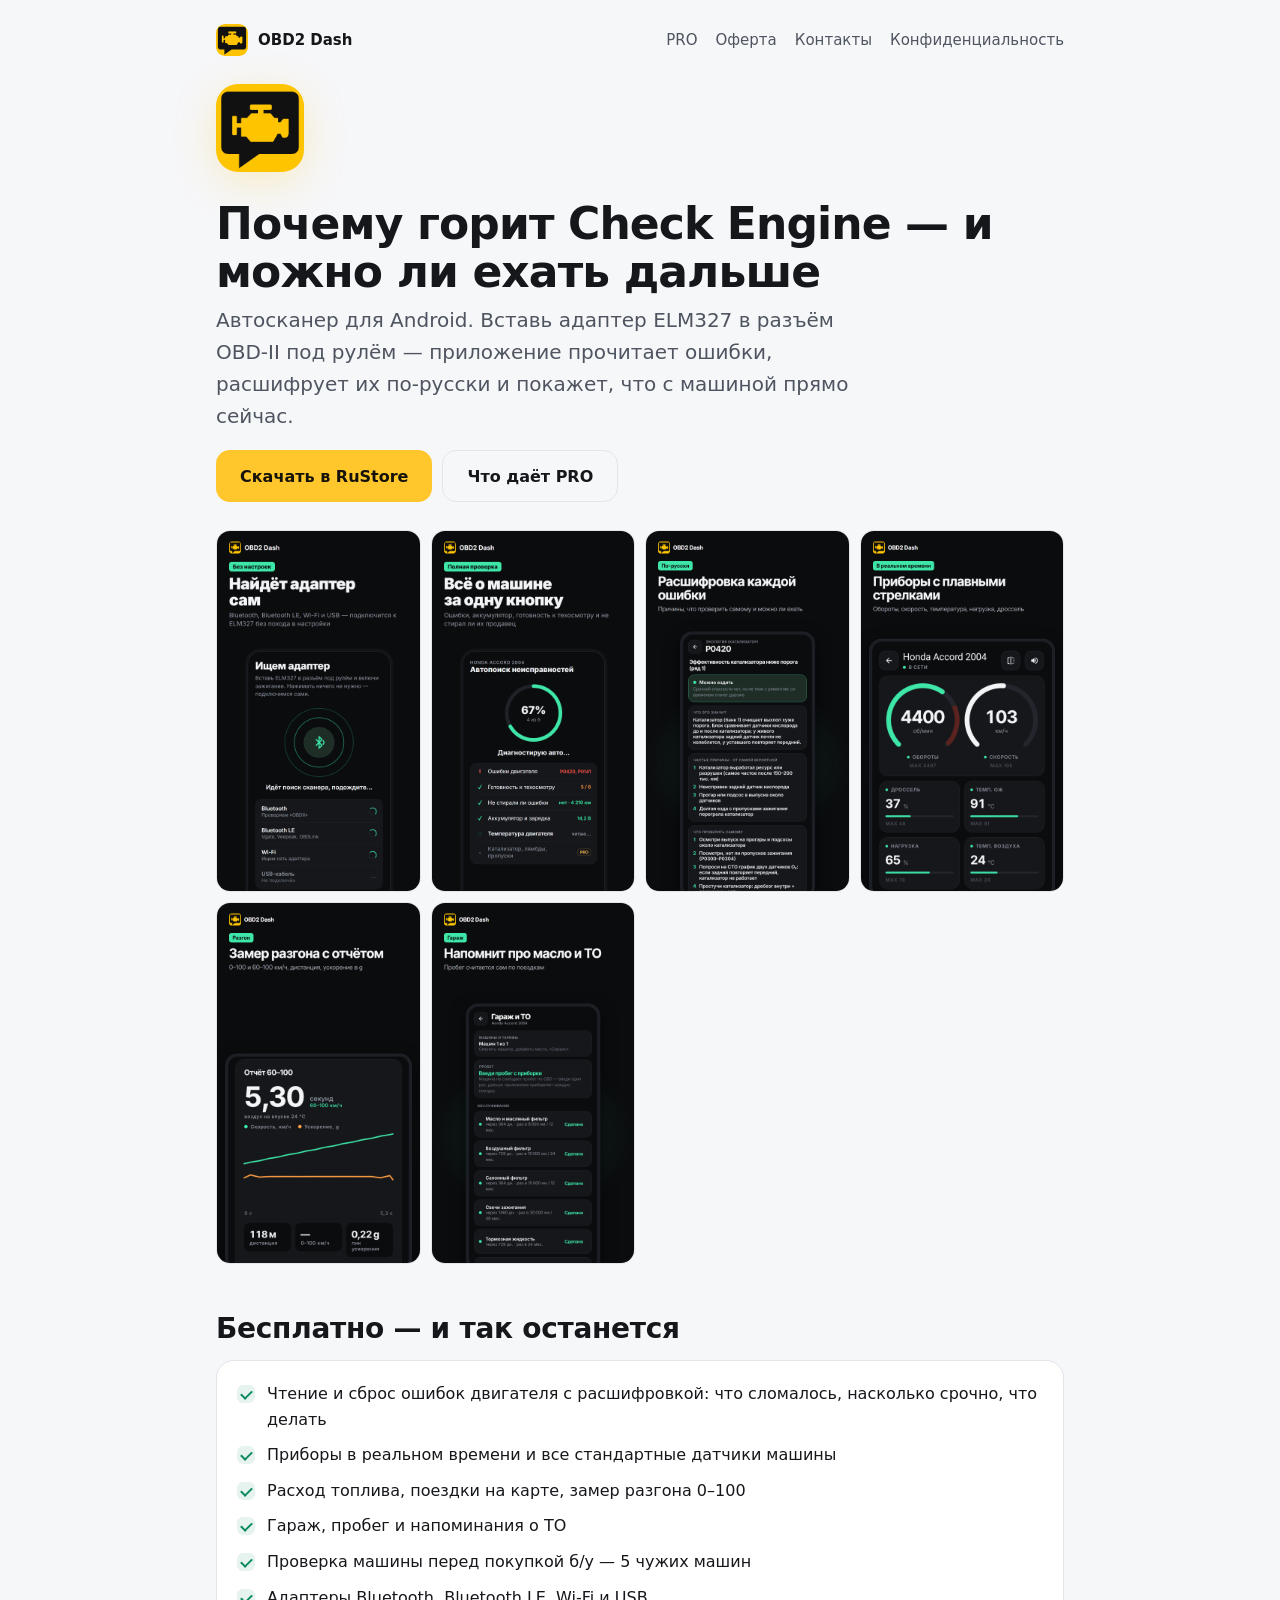
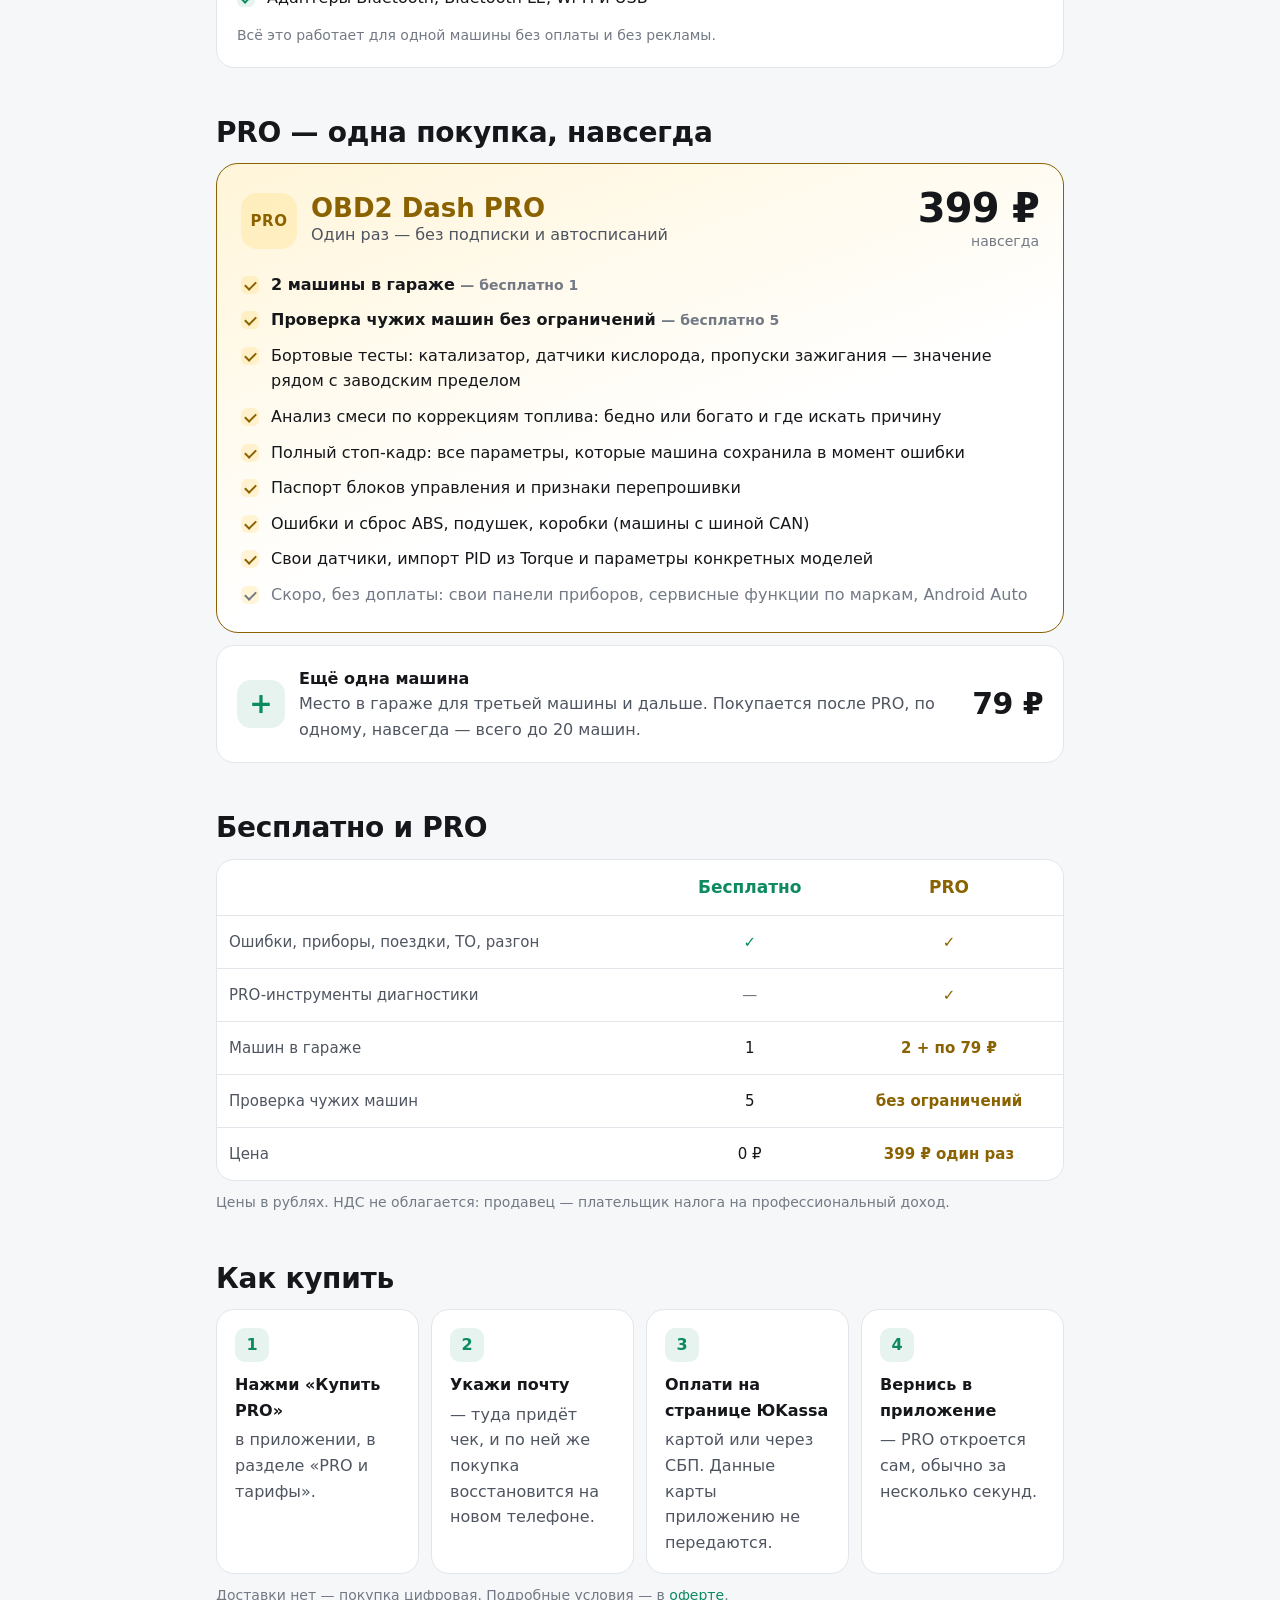
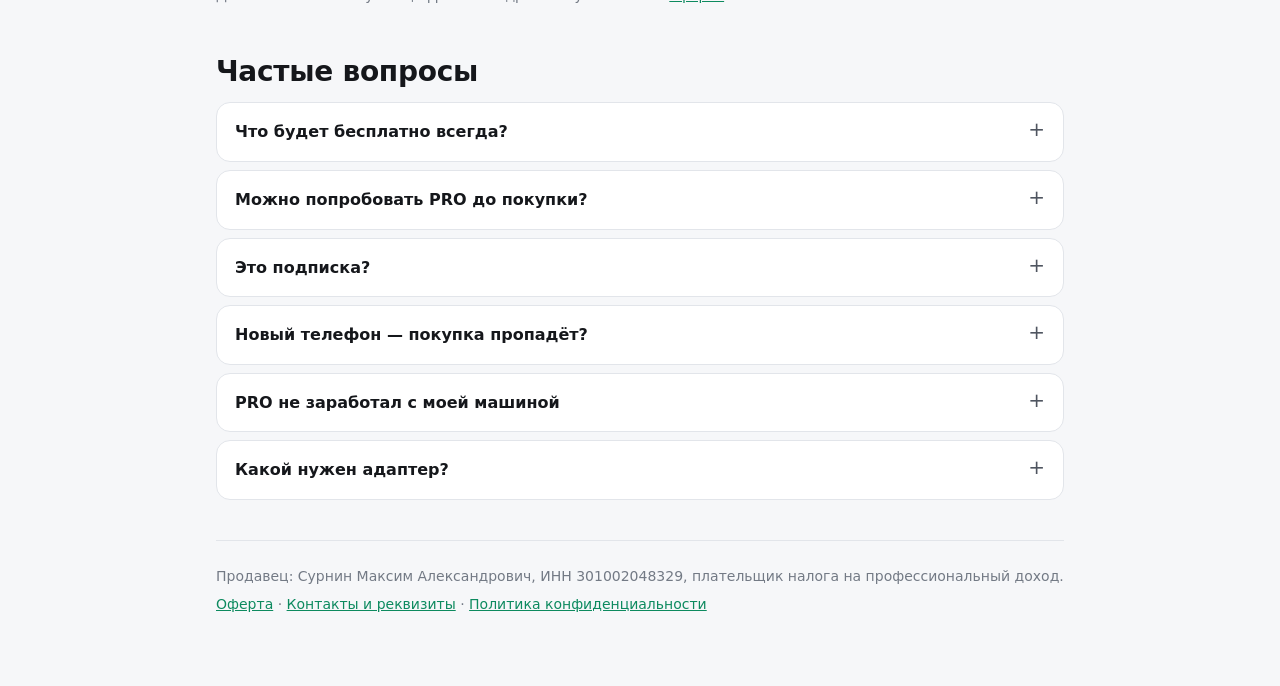
<file: index.html>
<!doctype html>
<html lang="ru">
<head>
<meta charset="utf-8">
<meta name="viewport" content="width=device-width, initial-scale=1">
<title>OBD2 Dash — автосканер для ELM327</title>
<meta name="description" content="Почему горит Check Engine и можно ли ехать дальше. Бесплатно для одной машины, PRO — 399 ₽ один раз.">
<link rel="icon" href="img/icon.png">
<link rel="stylesheet" href="style.css">
</head>
<body>
<main>
<nav>
  <a class="brand" href="index.html"><img src="img/icon.png" alt="">OBD2 Dash</a>
  <a href="#pro">PRO</a><a href="oferta.html">Оферта</a><a href="contacts.html">Контакты</a><a href="privacy.html">Конфиденциальность</a>
</nav>

<section class="hero">
  <div>
    <img class="icon" src="img/icon.png" alt="Иконка OBD2 Dash">
    <h1 style="margin-top:20px">Почему горит Check Engine — и можно ли ехать дальше</h1>
    <p class="lead">Автосканер для Android. Вставь адаптер ELM327 в разъём OBD-II под рулём — приложение прочитает ошибки, расшифрует их по-русски и покажет, что с машиной прямо сейчас.</p>
    <div class="btns">
      <a class="btn btn-ok" href="https://www.rustore.ru/catalog/app/com.maksim.obd2dash">Скачать в RuStore</a>
      <a class="btn btn-ghost" href="#pro">Что даёт PRO</a>
    </div>
  </div>
  <div class="shots">
    <img src="img/avtopoisk.png" alt="Автопоиск адаптера ELM327" loading="lazy" width="1080" height="1920">
    <img src="img/proverka.png" alt="Полная проверка автомобиля" loading="lazy" width="1080" height="1920">
    <img src="img/rasshifrovka.png" alt="Расшифровка ошибки по-русски" loading="lazy" width="1080" height="1920">
    <img src="img/pribory.png" alt="Приборы в реальном времени" loading="lazy" width="1080" height="1920">
    <img src="img/razgon.png" alt="Замер разгона" loading="lazy" width="1080" height="1920">
    <img src="img/garazh.png" alt="Гараж и ТО" loading="lazy" width="1080" height="1920">
  </div>
</section>

<h2>Бесплатно — и так останется</h2>
<div class="card">
  <ul class="check">
    <li>Чтение и сброс ошибок двигателя с расшифровкой: что сломалось, насколько срочно, что делать</li>
    <li>Приборы в реальном времени и все стандартные датчики машины</li>
    <li>Расход топлива, поездки на карте, замер разгона 0–100</li>
    <li>Гараж, пробег и напоминания о ТО</li>
    <li>Проверка машины перед покупкой б/у — 5 чужих машин</li>
    <li>Адаптеры Bluetooth, Bluetooth LE, Wi-Fi и USB</li>
  </ul>
  <p class="dim" style="margin:14px 0 0">Всё это работает для одной машины без оплаты и без рекламы.</p>
</div>

<h2 id="pro">PRO — одна покупка, навсегда</h2>
<div class="pro-card">
  <div class="pro-head">
    <span class="badge">PRO</span>
    <div>
      <div class="pro-title">OBD2 Dash PRO</div>
      <div class="muted">Один раз — без подписки и автосписаний</div>
    </div>
    <div class="pro-price"><div class="price">399 ₽</div><small class="dim">навсегда</small></div>
  </div>
  <ul class="check pro">
    <li class="key">2 машины в гараже <span class="dim">— бесплатно 1</span></li>
    <li class="key">Проверка чужих машин без ограничений <span class="dim">— бесплатно 5</span></li>
    <li>Бортовые тесты: катализатор, датчики кислорода, пропуски зажигания — значение рядом с заводским пределом</li>
    <li>Анализ смеси по коррекциям топлива: бедно или богато и где искать причину</li>
    <li>Полный стоп-кадр: все параметры, которые машина сохранила в момент ошибки</li>
    <li>Паспорт блоков управления и признаки перепрошивки</li>
    <li>Ошибки и сброс ABS, подушек, коробки (машины с шиной CAN)</li>
    <li>Свои датчики, импорт PID из Torque и параметры конкретных моделей</li>
    <li class="soon">Скоро, без доплаты: свои панели приборов, сервисные функции по маркам, Android Auto</li>
  </ul>
</div>

<div class="card addon">
  <span class="plus">+</span>
  <div class="what">
    <b>Ещё одна машина</b>
    <div class="muted">Место в гараже для третьей машины и дальше. Покупается после PRO, по одному, навсегда — всего до 20 машин.</div>
  </div>
  <div class="price">79 ₽</div>
</div>

<h2>Бесплатно и PRO</h2>
<div class="table-wrap">
<table class="cmp">
  <tr><th></th><th class="free">Бесплатно</th><th class="pro">PRO</th></tr>
  <tr><td>Ошибки, приборы, поездки, ТО, разгон</td><td class="free">✓</td><td class="pro">✓</td></tr>
  <tr><td>PRO-инструменты диагностики</td><td class="no">—</td><td class="pro">✓</td></tr>
  <tr><td>Машин в гараже</td><td>1</td><td class="pro">2 + по 79 ₽</td></tr>
  <tr><td>Проверка чужих машин</td><td>5</td><td class="pro">без ограничений</td></tr>
  <tr><td>Цена</td><td>0 ₽</td><td class="pro">399 ₽ один раз</td></tr>
</table>
</div>
<p class="dim" style="margin-top:10px">Цены в рублях. НДС не облагается: продавец — плательщик налога на профессиональный доход.</p>

<h2>Как купить</h2>
<ol class="steps">
  <li><b>Нажми «Купить PRO»</b>в приложении, в разделе «PRO и тарифы».</li>
  <li><b>Укажи почту</b>— туда придёт чек, и по ней же покупка восстановится на новом телефоне.</li>
  <li><b>Оплати на странице ЮKassa</b>картой или через СБП. Данные карты приложению не передаются.</li>
  <li><b>Вернись в приложение</b>— PRO откроется сам, обычно за несколько секунд.</li>
</ol>
<p class="dim" style="margin-top:10px">Доставки нет — покупка цифровая. Подробные условия — в <a href="oferta.html">оферте</a>.</p>

<h2>Частые вопросы</h2>
<details><summary>Что будет бесплатно всегда?</summary><p>Всё, что было в приложении до PRO, для одной машины: ошибки и их сброс, приборы, датчики, поездки, расход, ТО, разгон, проверка перед покупкой. Это не станет платным.</p></details>
<details><summary>Можно попробовать PRO до покупки?</summary><p>Да. В приложении есть демо-режим: отключись от машины и нажми «Демо» — все PRO-инструменты откроются на примере.</p></details>
<details><summary>Это подписка?</summary><p>Нет. PRO оплачивается один раз и остаётся навсегда. Новые PRO-инструменты приходят с обновлениями без доплаты.</p></details>
<details><summary>Новый телефон — покупка пропадёт?</summary><p>Нет. В «PRO и тарифы» нажми «Восстановить покупки» и укажи почту, которую вводил при оплате. Одновременно — до 3 устройств.</p></details>
<details><summary>PRO не заработал с моей машиной</summary><p>Напиши в течение 14 дней после оплаты — вернём деньги полностью. Почта — на странице <a href="contacts.html">контактов</a>.</p></details>
<details><summary>Какой нужен адаптер?</summary><p>Любой ELM327: Bluetooth, Bluetooth LE (Vgate iCar Pro, Veepeak, OBDLink CX), Wi-Fi или USB. Машина — с разъёмом OBD-II, обычно это бензиновые с 2001 года и дизельные с 2004-го.</p></details>

<hr>
<footer>
  <p>Продавец: Сурнин Максим Александрович, ИНН 301002048329, плательщик налога на профессиональный доход.</p>
  <p><a href="oferta.html">Оферта</a> · <a href="contacts.html">Контакты и реквизиты</a> · <a href="privacy.html">Политика конфиденциальности</a></p>
</footer>
</main>
</body>
</html>
</file>
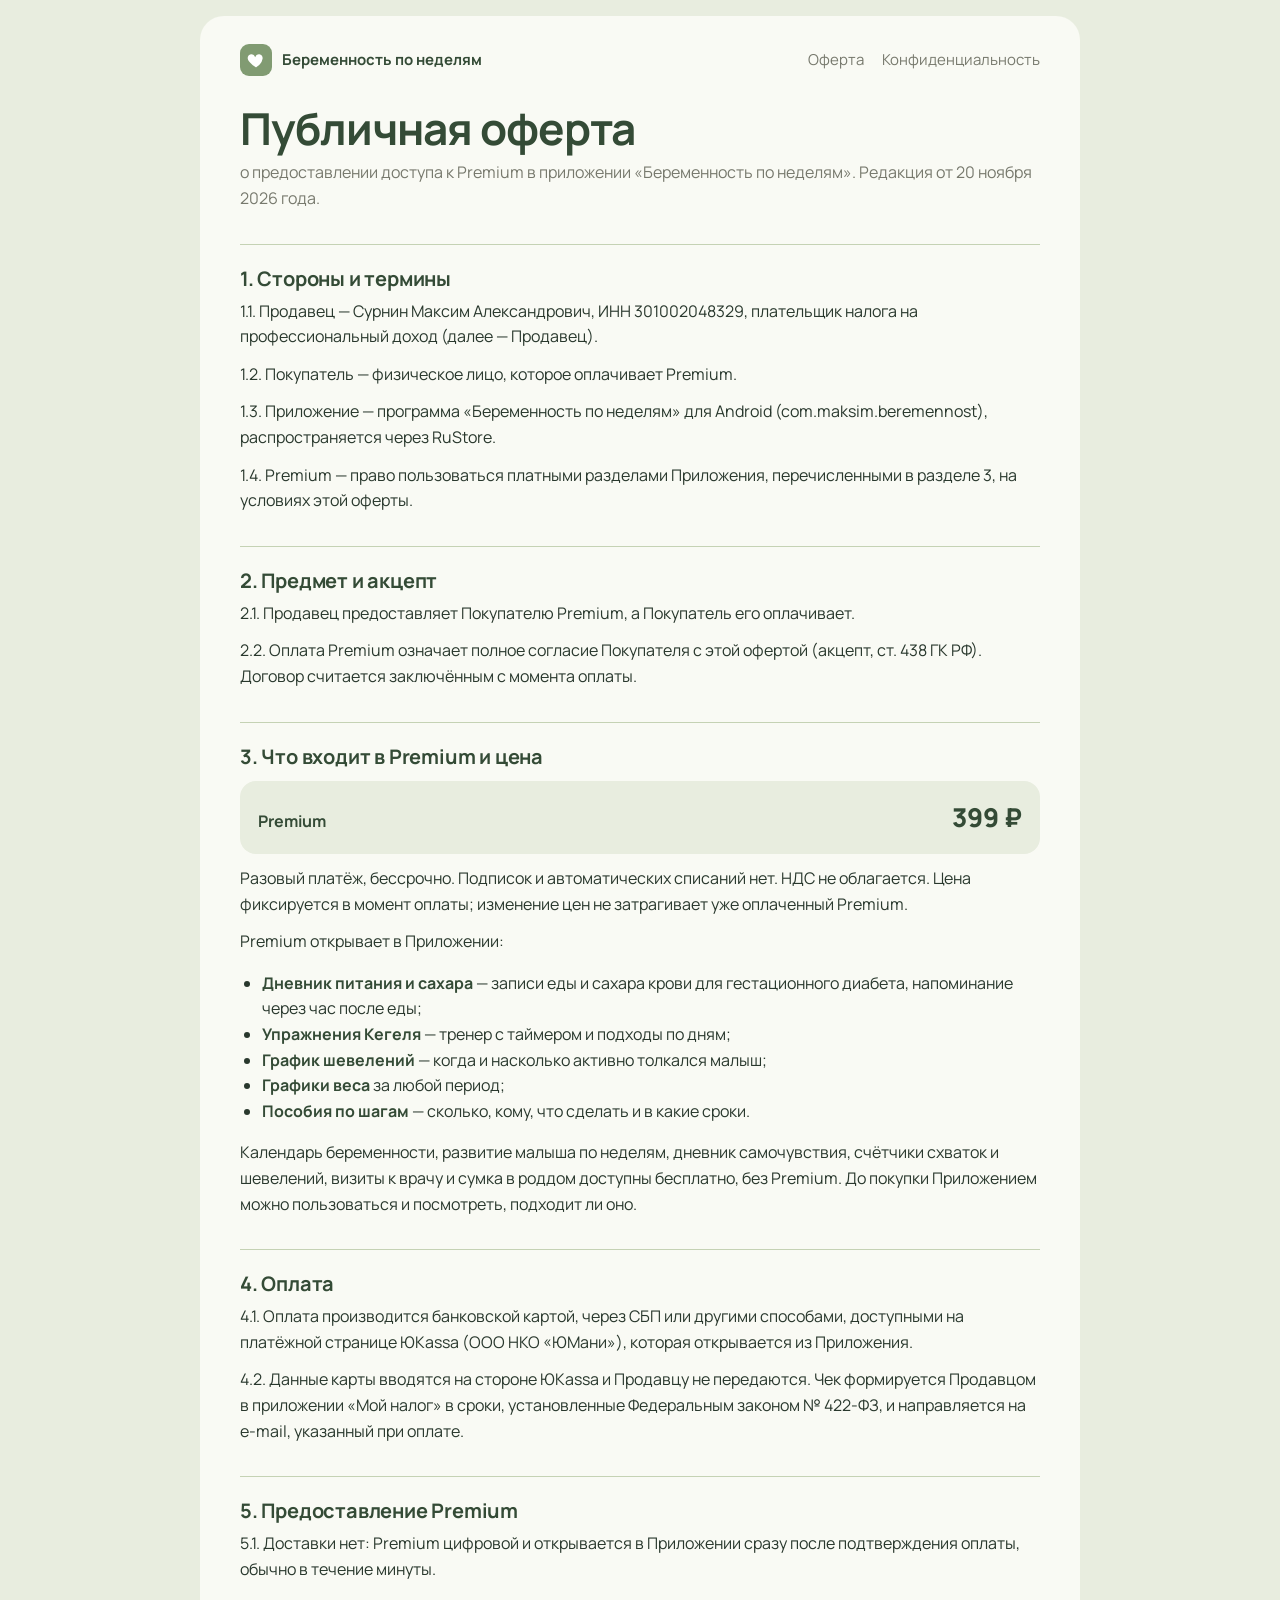
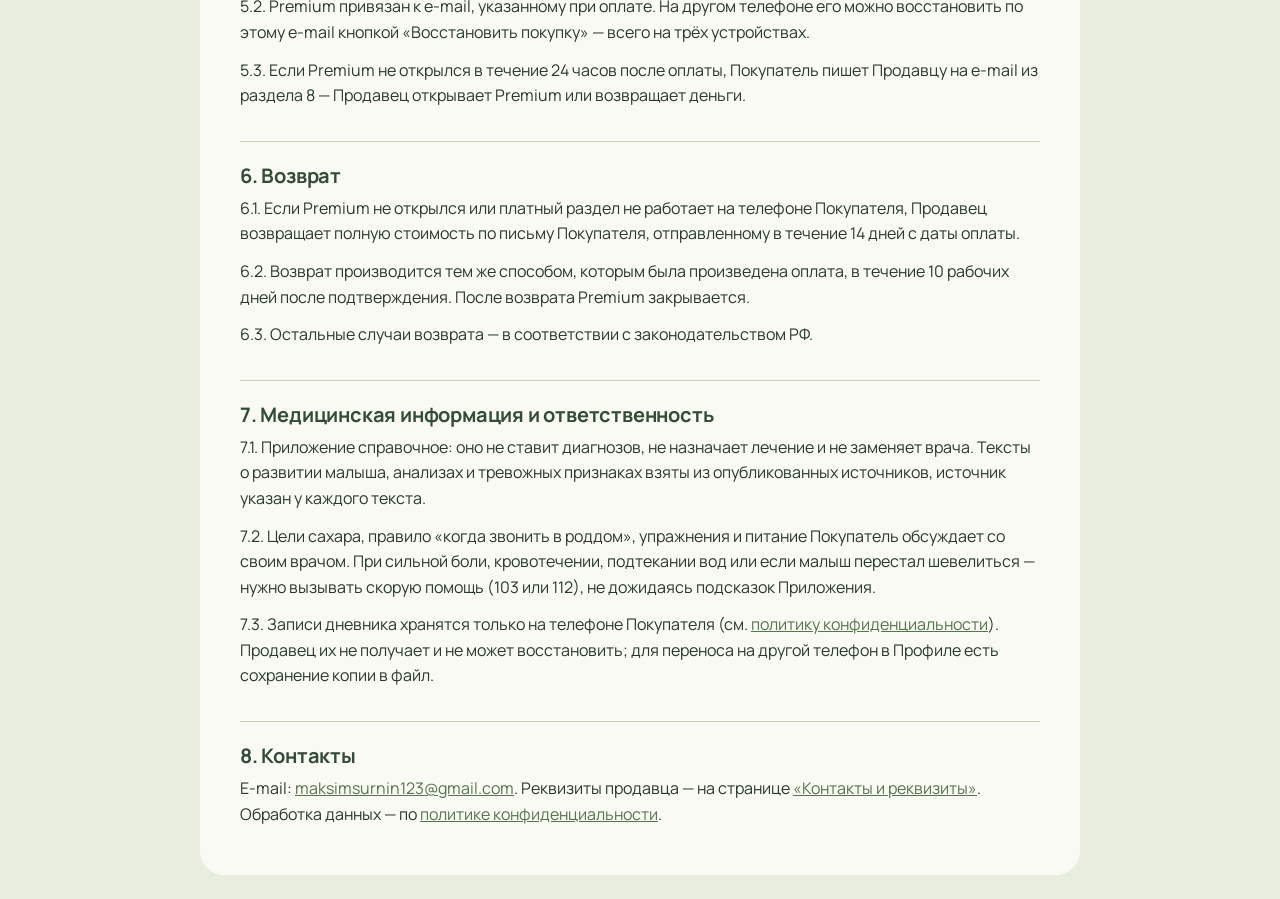
<file: berem-oferta.html>
<!doctype html>
<html lang="ru">
<head>
<meta charset="utf-8">
<meta name="viewport" content="width=device-width, initial-scale=1">
<title>Беременность по неделям — публичная оферта</title>
<link rel="stylesheet" href="style.css">
<link rel="preconnect" href="https://fonts.googleapis.com"><link href="https://fonts.googleapis.com/css2?family=Manrope:wght@400;600;700;800&display=swap" rel="stylesheet">
<style>
/* Palette of the app «Беременность по неделям» («Тихая забота»), always light — overrides the shared dark site theme. */
:root, :root:not([data-theme="dark"]) {
  --bg: #E8EDDF; --surface: #F9FAF4; --surface-2: #C5D2B4; --ink: #29382D; --muted: #77796D; --dim: #77796D;
  --line: #C5D2B4; --ok: #58734F; --ok-soft: rgba(129, 155, 114, .15); --pro: #58734F; --pro-soft: #E9CDB9; --brand: #58734F; --brand-ink: #fff;
}
body { font-family: Manrope, system-ui, sans-serif; }
main.legal { background: #F9FAF4; border-radius: 24px; padding: 28px clamp(16px, 4vw, 40px) 36px; margin-top: 16px; margin-bottom: 24px; }
h1, h2, nav .brand { color: #344B36; }
nav .brand { gap: 10px; }
nav .brand::before { content: ""; width: 32px; height: 32px; border-radius: 9px; background: #819B72 url("data:image/svg+xml,%3Csvg xmlns='http://www.w3.org/2000/svg' viewBox='0 0 24 24'%3E%3Cpath fill='white' d='M12 21s-7-4.4-9.3-8.6C1 9.2 2.6 5.5 6 5.1c2-.2 3.4.8 4.2 2 .3.5.6 1 .8 1.5.2-.5.5-1 .8-1.5.8-1.2 2.2-2.2 4.2-2 3.4.4 5 4.1 3.3 7.3C19 16.6 12 21 12 21z'/%3E%3C/svg%3E") center / 20px no-repeat; }
.legal h2 { border-top: 1px solid #C5D2B4; padding-top: 22px; }
a { color: #58734F; }
b { color: #344B36; }
.offer { background: #E8EDDF; border-radius: 16px; padding: 16px 18px; margin: 12px 0; display: flex; flex-wrap: wrap; justify-content: space-between; gap: 8px 16px; align-items: baseline; }
.offer .sum { font-size: 26px; font-weight: 800; color: #344B36; }
</style>
</head>
<body>
<main class="legal">
<nav>
  <a class="brand" href="berem-oferta.html">Беременность по неделям</a>
  <a href="berem-oferta.html">Оферта</a><a href="berem-privacy.html">Конфиденциальность</a>
</nav>

<h1>Публичная оферта</h1>
<p class="muted">о предоставлении доступа к Premium в приложении «Беременность по неделям». Редакция от 20 ноября 2026 года.</p>

<h2>1. Стороны и термины</h2>
<p>1.1. Продавец — Сурнин Максим Александрович, ИНН 301002048329, плательщик налога на профессиональный доход (далее — Продавец).</p>
<p>1.2. Покупатель — физическое лицо, которое оплачивает Premium.</p>
<p>1.3. Приложение — программа «Беременность по неделям» для Android (com.maksim.beremennost), распространяется через RuStore.</p>
<p>1.4. Premium — право пользоваться платными разделами Приложения, перечисленными в разделе 3, на условиях этой оферты.</p>

<h2>2. Предмет и акцепт</h2>
<p>2.1. Продавец предоставляет Покупателю Premium, а Покупатель его оплачивает.</p>
<p>2.2. Оплата Premium означает полное согласие Покупателя с этой офертой (акцепт, ст. 438 ГК РФ). Договор считается заключённым с момента оплаты.</p>

<h2>3. Что входит в Premium и цена</h2>
<div class="offer"><b>Premium</b><span class="sum">399 ₽</span></div>
<p>Разовый платёж, бессрочно. Подписок и автоматических списаний нет. НДС не облагается. Цена фиксируется в момент оплаты; изменение цен не затрагивает уже оплаченный Premium.</p>
<p>Premium открывает в Приложении:</p>
<ul>
  <li><b>Дневник питания и сахара</b> — записи еды и сахара крови для гестационного диабета, напоминание через час после еды;</li>
  <li><b>Упражнения Кегеля</b> — тренер с таймером и подходы по дням;</li>
  <li><b>График шевелений</b> — когда и насколько активно толкался малыш;</li>
  <li><b>Графики веса</b> за любой период;</li>
  <li><b>Пособия по шагам</b> — сколько, кому, что сделать и в какие сроки.</li>
</ul>
<p>Календарь беременности, развитие малыша по неделям, дневник самочувствия, счётчики схваток и шевелений, визиты к врачу и сумка в роддом доступны бесплатно, без Premium. До покупки Приложением можно пользоваться и посмотреть, подходит ли оно.</p>

<h2>4. Оплата</h2>
<p>4.1. Оплата производится банковской картой, через СБП или другими способами, доступными на платёжной странице ЮKassa (ООО НКО «ЮМани»), которая открывается из Приложения.</p>
<p>4.2. Данные карты вводятся на стороне ЮKassa и Продавцу не передаются. Чек формируется Продавцом в приложении «Мой налог» в сроки, установленные Федеральным законом № 422-ФЗ, и направляется на e-mail, указанный при оплате.</p>

<h2>5. Предоставление Premium</h2>
<p>5.1. Доставки нет: Premium цифровой и открывается в Приложении сразу после подтверждения оплаты, обычно в течение минуты.</p>
<p>5.2. Premium привязан к e-mail, указанному при оплате. На другом телефоне его можно восстановить по этому e-mail кнопкой «Восстановить покупку» — всего на трёх устройствах.</p>
<p>5.3. Если Premium не открылся в течение 24 часов после оплаты, Покупатель пишет Продавцу на e-mail из раздела 8 — Продавец открывает Premium или возвращает деньги.</p>

<h2>6. Возврат</h2>
<p>6.1. Если Premium не открылся или платный раздел не работает на телефоне Покупателя, Продавец возвращает полную стоимость по письму Покупателя, отправленному в течение 14 дней с даты оплаты.</p>
<p>6.2. Возврат производится тем же способом, которым была произведена оплата, в течение 10 рабочих дней после подтверждения. После возврата Premium закрывается.</p>
<p>6.3. Остальные случаи возврата — в соответствии с законодательством РФ.</p>

<h2>7. Медицинская информация и ответственность</h2>
<p>7.1. Приложение справочное: оно не ставит диагнозов, не назначает лечение и не заменяет врача. Тексты о развитии малыша, анализах и тревожных признаках взяты из опубликованных источников, источник указан у каждого текста.</p>
<p>7.2. Цели сахара, правило «когда звонить в роддом», упражнения и питание Покупатель обсуждает со своим врачом. При сильной боли, кровотечении, подтекании вод или если малыш перестал шевелиться — нужно вызывать скорую помощь (103 или 112), не дожидаясь подсказок Приложения.</p>
<p>7.3. Записи дневника хранятся только на телефоне Покупателя (см. <a href="berem-privacy.html">политику конфиденциальности</a>). Продавец их не получает и не может восстановить; для переноса на другой телефон в Профиле есть сохранение копии в файл.</p>

<h2>8. Контакты</h2>
<p>E-mail: <a href="mailto:maksimsurnin123@gmail.com">maksimsurnin123@gmail.com</a>. Реквизиты продавца — на странице <a href="contacts.html">«Контакты и реквизиты»</a>. Обработка данных — по <a href="berem-privacy.html">политике конфиденциальности</a>.</p>
</main>
</body>
</html>
</file>
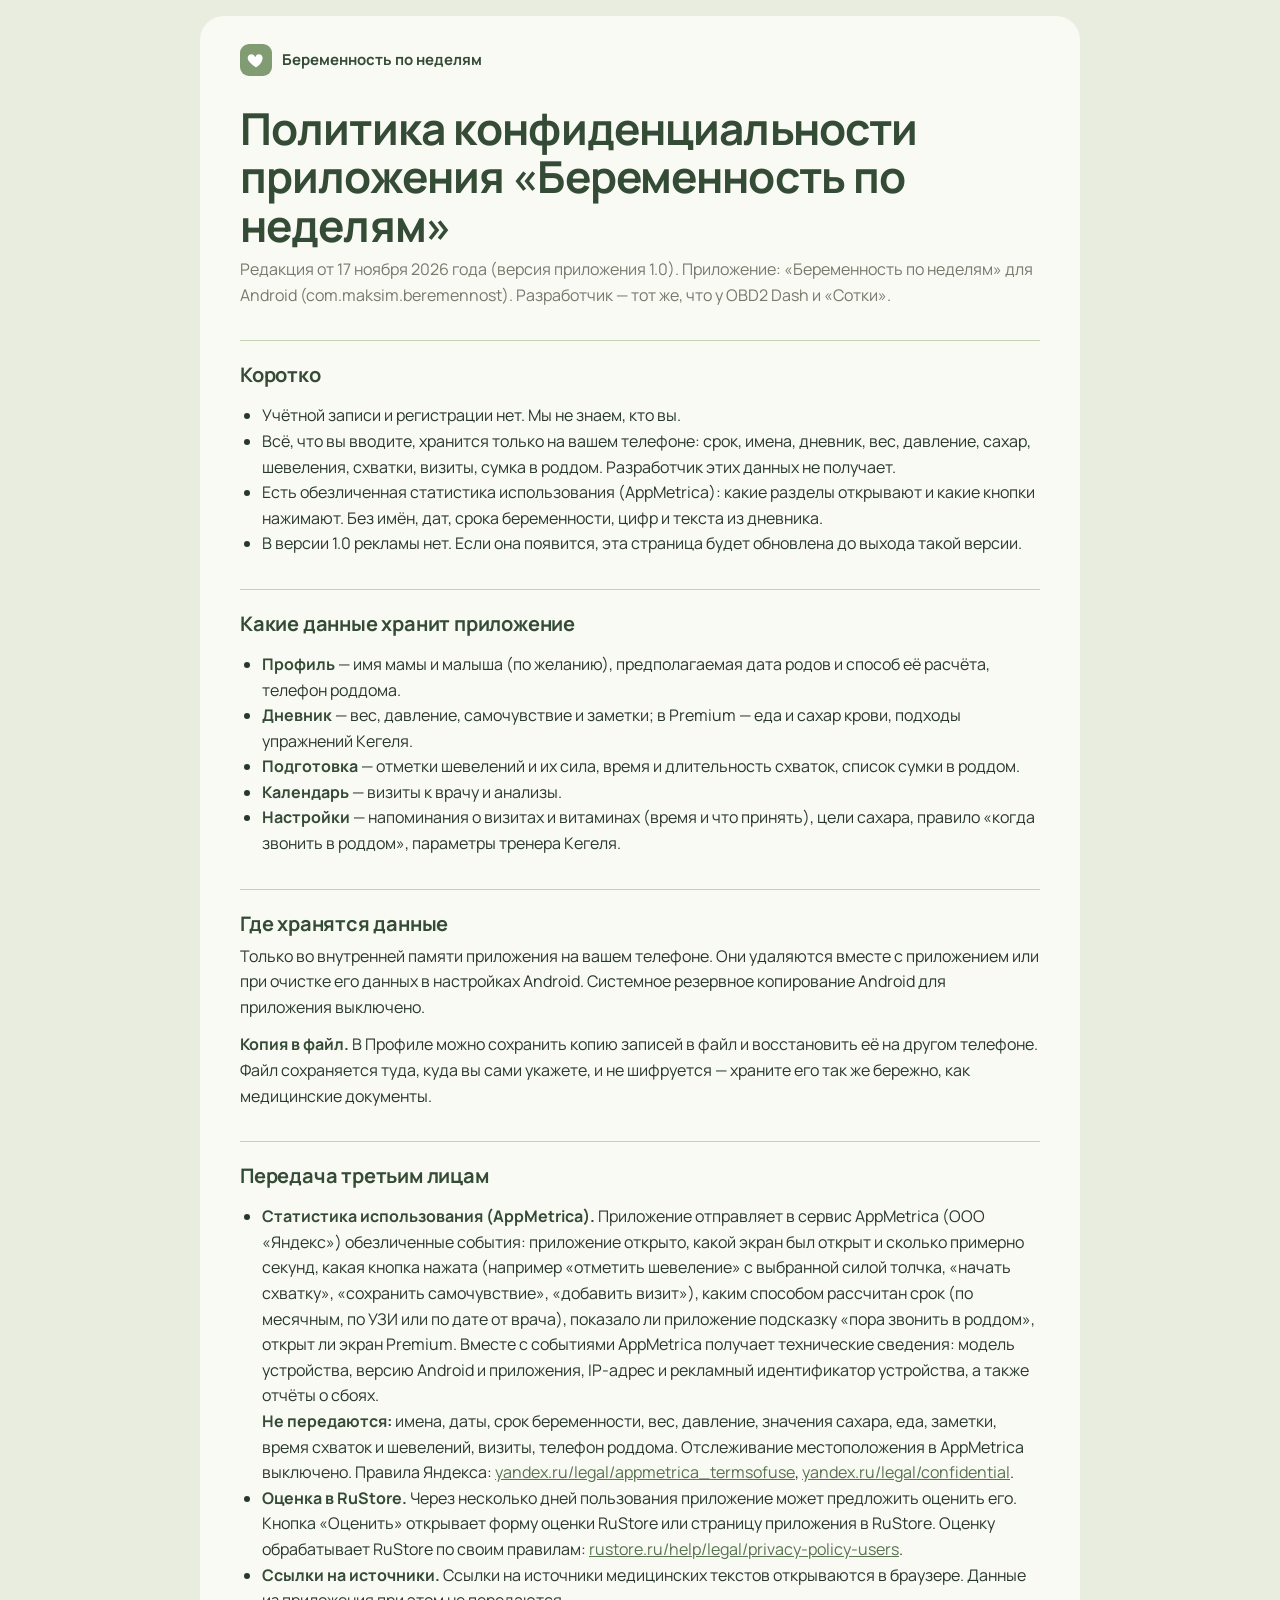
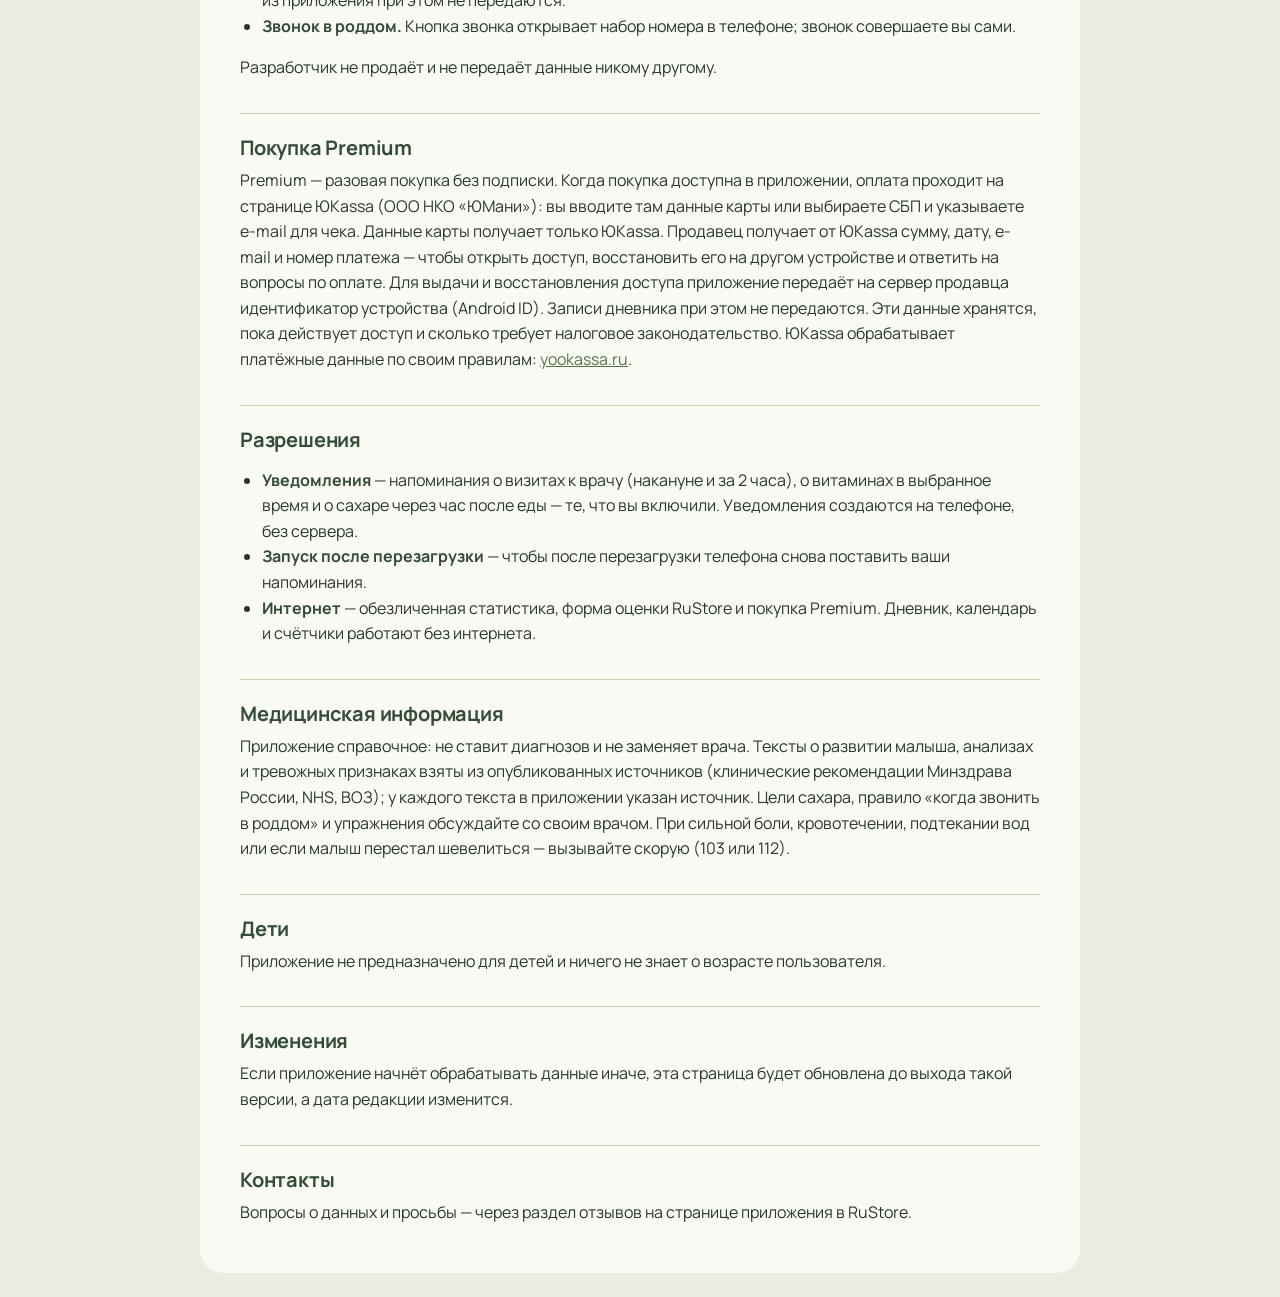
<file: berem-privacy.html>
<!doctype html>
<html lang="ru">
<head>
<meta charset="utf-8">
<meta name="viewport" content="width=device-width, initial-scale=1">
<title>Беременность по неделям — политика конфиденциальности</title>
<link rel="stylesheet" href="style.css">
<link rel="preconnect" href="https://fonts.googleapis.com"><link href="https://fonts.googleapis.com/css2?family=Manrope:wght@400;600;700;800&display=swap" rel="stylesheet">
<style>
/* Palette of the app «Беременность по неделям» («Тихая забота»), always light — overrides the shared dark site theme. */
:root, :root:not([data-theme="dark"]) {
  --bg: #E8EDDF; --surface: #F9FAF4; --surface-2: #C5D2B4; --ink: #29382D; --muted: #77796D; --dim: #77796D;
  --line: #C5D2B4; --ok: #58734F; --ok-soft: rgba(129, 155, 114, .15); --pro: #58734F; --pro-soft: #E9CDB9; --brand: #58734F; --brand-ink: #fff;
}
body { font-family: Manrope, system-ui, sans-serif; }
main.legal { background: #F9FAF4; border-radius: 24px; padding: 28px clamp(16px, 4vw, 40px) 36px; margin-top: 16px; margin-bottom: 24px; }
h1, h2, nav .brand { color: #344B36; }
nav .brand { gap: 10px; }
nav .brand::before { content: ""; width: 32px; height: 32px; border-radius: 9px; background: #819B72 url("data:image/svg+xml,%3Csvg xmlns='http://www.w3.org/2000/svg' viewBox='0 0 24 24'%3E%3Cpath fill='white' d='M12 21s-7-4.4-9.3-8.6C1 9.2 2.6 5.5 6 5.1c2-.2 3.4.8 4.2 2 .3.5.6 1 .8 1.5.2-.5.5-1 .8-1.5.8-1.2 2.2-2.2 4.2-2 3.4.4 5 4.1 3.3 7.3C19 16.6 12 21 12 21z'/%3E%3C/svg%3E") center / 20px no-repeat; }
.legal h2 { border-top: 1px solid #C5D2B4; padding-top: 22px; }
a { color: #58734F; }
b { color: #344B36; }
</style>
</head>
<body>
<main class="legal">
<nav>
  <a class="brand" href="berem-privacy.html">Беременность по неделям</a>
</nav>
<h1>Политика конфиденциальности приложения «Беременность по неделям»</h1>
<p class="muted">Редакция от 17 ноября 2026 года (версия приложения 1.0). Приложение: «Беременность по неделям» для Android (com.maksim.beremennost). Разработчик — тот же, что у OBD2 Dash и «Сотки».</p>

<h2>Коротко</h2>
<ul>
  <li>Учётной записи и регистрации нет. Мы не знаем, кто вы.</li>
  <li>Всё, что вы вводите, хранится только на вашем телефоне: срок, имена, дневник, вес, давление, сахар, шевеления, схватки, визиты, сумка в роддом. Разработчик этих данных не получает.</li>
  <li>Есть обезличенная статистика использования (AppMetrica): какие разделы открывают и какие кнопки нажимают. Без имён, дат, срока беременности, цифр и текста из дневника.</li>
  <li>В версии 1.0 рекламы нет. Если она появится, эта страница будет обновлена до выхода такой версии.</li>
</ul>

<h2>Какие данные хранит приложение</h2>
<ul>
  <li><b>Профиль</b> — имя мамы и малыша (по желанию), предполагаемая дата родов и способ её расчёта, телефон роддома.</li>
  <li><b>Дневник</b> — вес, давление, самочувствие и заметки; в Premium — еда и сахар крови, подходы упражнений Кегеля.</li>
  <li><b>Подготовка</b> — отметки шевелений и их сила, время и длительность схваток, список сумки в роддом.</li>
  <li><b>Календарь</b> — визиты к врачу и анализы.</li>
  <li><b>Настройки</b> — напоминания о визитах и витаминах (время и что принять), цели сахара, правило «когда звонить в роддом», параметры тренера Кегеля.</li>
</ul>

<h2>Где хранятся данные</h2>
<p>Только во внутренней памяти приложения на вашем телефоне. Они удаляются вместе с приложением или при очистке его данных в настройках Android. Системное резервное копирование Android для приложения выключено.</p>
<p><b>Копия в файл.</b> В Профиле можно сохранить копию записей в файл и восстановить её на другом телефоне. Файл сохраняется туда, куда вы сами укажете, и не шифруется — храните его так же бережно, как медицинские документы.</p>

<h2>Передача третьим лицам</h2>
<ul>
  <li><b>Статистика использования (AppMetrica).</b> Приложение отправляет в сервис AppMetrica (ООО «Яндекс») обезличенные события: приложение открыто, какой экран был открыт и сколько примерно секунд, какая кнопка нажата (например «отметить шевеление» с выбранной силой толчка, «начать схватку», «сохранить самочувствие», «добавить визит»), каким способом рассчитан срок (по месячным, по УЗИ или по дате от врача), показало ли приложение подсказку «пора звонить в роддом», открыт ли экран Premium. Вместе с событиями AppMetrica получает технические сведения: модель устройства, версию Android и приложения, IP-адрес и рекламный идентификатор устройства, а также отчёты о сбоях.<br>
  <b>Не передаются:</b> имена, даты, срок беременности, вес, давление, значения сахара, еда, заметки, время схваток и шевелений, визиты, телефон роддома. Отслеживание местоположения в AppMetrica выключено. Правила Яндекса: <a href="https://yandex.ru/legal/appmetrica_termsofuse/">yandex.ru/legal/appmetrica_termsofuse</a>, <a href="https://yandex.ru/legal/confidential/">yandex.ru/legal/confidential</a>.</li>
  <li><b>Оценка в RuStore.</b> Через несколько дней пользования приложение может предложить оценить его. Кнопка «Оценить» открывает форму оценки RuStore или страницу приложения в RuStore. Оценку обрабатывает RuStore по своим правилам: <a href="https://www.rustore.ru/help/legal/privacy-policy-users">rustore.ru/help/legal/privacy-policy-users</a>.</li>
  <li><b>Ссылки на источники.</b> Ссылки на источники медицинских текстов открываются в браузере. Данные из приложения при этом не передаются.</li>
  <li><b>Звонок в роддом.</b> Кнопка звонка открывает набор номера в телефоне; звонок совершаете вы сами.</li>
</ul>
<p>Разработчик не продаёт и не передаёт данные никому другому.</p>

<h2>Покупка Premium</h2>
<p>Premium — разовая покупка без подписки. Когда покупка доступна в приложении, оплата проходит на странице ЮKassa (ООО НКО «ЮМани»): вы вводите там данные карты или выбираете СБП и указываете e-mail для чека. Данные карты получает только ЮKassa. Продавец получает от ЮKassa сумму, дату, e-mail и номер платежа — чтобы открыть доступ, восстановить его на другом устройстве и ответить на вопросы по оплате. Для выдачи и восстановления доступа приложение передаёт на сервер продавца идентификатор устройства (Android ID). Записи дневника при этом не передаются. Эти данные хранятся, пока действует доступ и сколько требует налоговое законодательство. ЮKassa обрабатывает платёжные данные по своим правилам: <a href="https://yookassa.ru">yookassa.ru</a>.</p>

<h2>Разрешения</h2>
<ul>
  <li><b>Уведомления</b> — напоминания о визитах к врачу (накануне и за 2 часа), о витаминах в выбранное время и о сахаре через час после еды — те, что вы включили. Уведомления создаются на телефоне, без сервера.</li>
  <li><b>Запуск после перезагрузки</b> — чтобы после перезагрузки телефона снова поставить ваши напоминания.</li>
  <li><b>Интернет</b> — обезличенная статистика, форма оценки RuStore и покупка Premium. Дневник, календарь и счётчики работают без интернета.</li>
</ul>

<h2>Медицинская информация</h2>
<p>Приложение справочное: не ставит диагнозов и не заменяет врача. Тексты о развитии малыша, анализах и тревожных признаках взяты из опубликованных источников (клинические рекомендации Минздрава России, NHS, ВОЗ); у каждого текста в приложении указан источник. Цели сахара, правило «когда звонить в роддом» и упражнения обсуждайте со своим врачом. При сильной боли, кровотечении, подтекании вод или если малыш перестал шевелиться — вызывайте скорую (103 или 112).</p>

<h2>Дети</h2>
<p>Приложение не предназначено для детей и ничего не знает о возрасте пользователя.</p>

<h2>Изменения</h2>
<p>Если приложение начнёт обрабатывать данные иначе, эта страница будет обновлена до выхода такой версии, а дата редакции изменится.</p>

<h2>Контакты</h2>
<p>Вопросы о данных и просьбы — через раздел отзывов на странице приложения в RuStore.</p>
</main>
</body>
</html>
</file>
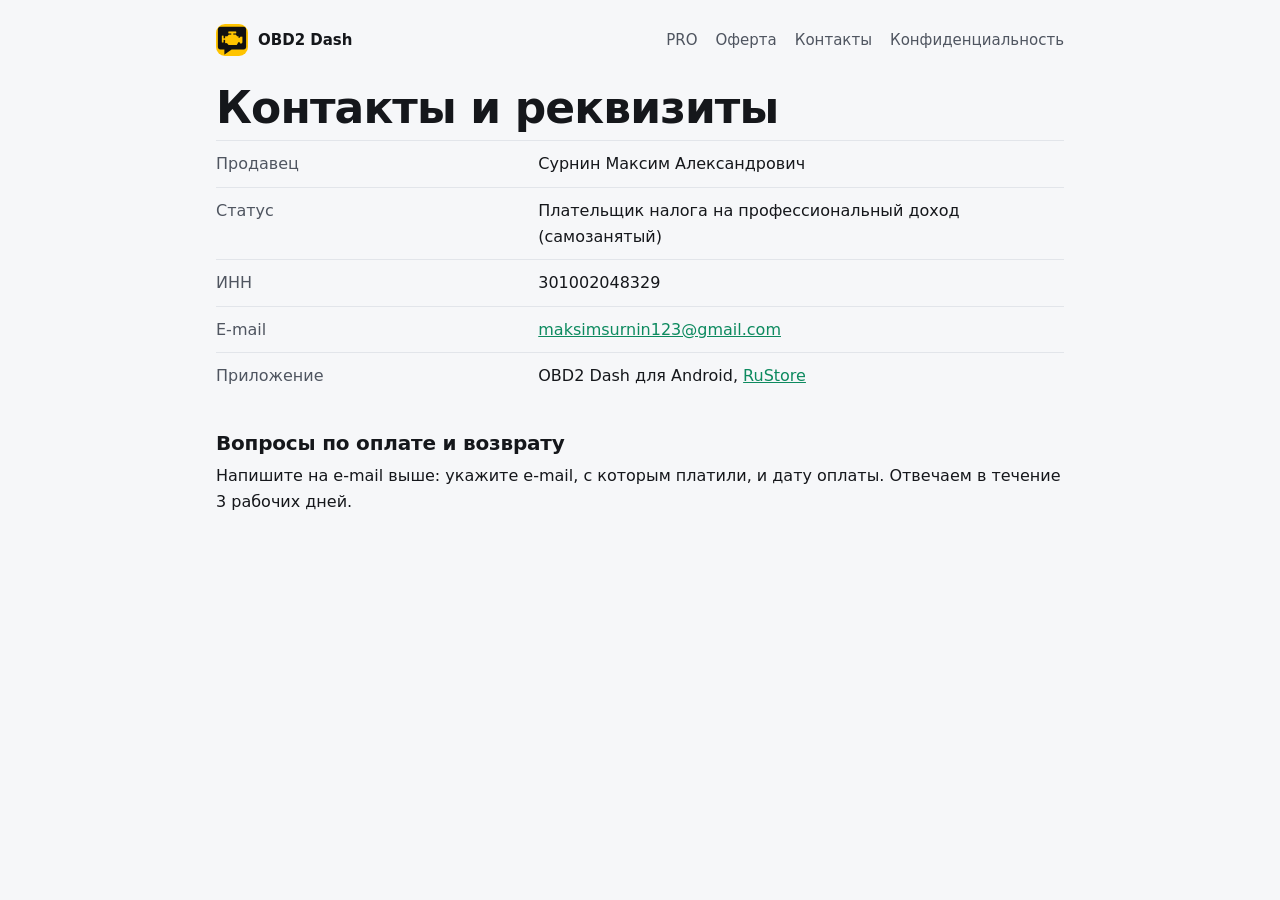
<file: contacts.html>
<!doctype html>
<html lang="ru">
<head>
<meta charset="utf-8">
<meta name="viewport" content="width=device-width, initial-scale=1">
<title>OBD2 Dash — контакты и реквизиты</title>
<link rel="icon" href="img/icon.png">
<link rel="stylesheet" href="style.css">
</head>
<body>
<main class="legal">
<nav>
  <a class="brand" href="index.html"><img src="img/icon.png" alt="">OBD2 Dash</a>
  <a href="index.html#pro">PRO</a><a href="oferta.html">Оферта</a><a href="contacts.html">Контакты</a><a href="privacy.html">Конфиденциальность</a>
</nav>

<h1>Контакты и реквизиты</h1>

<table>
  <tr><td>Продавец</td><td>Сурнин Максим Александрович</td></tr>
  <tr><td>Статус</td><td>Плательщик налога на профессиональный доход (самозанятый)</td></tr>
  <tr><td>ИНН</td><td>301002048329</td></tr>
  <tr><td>E-mail</td><td><a href="mailto:maksimsurnin123@gmail.com">maksimsurnin123@gmail.com</a></td></tr>
  <tr><td>Приложение</td><td>OBD2 Dash для Android, <a href="https://www.rustore.ru/catalog/app/com.maksim.obd2dash">RuStore</a></td></tr>
</table>

<h2>Вопросы по оплате и возврату</h2>
<p>Напишите на e-mail выше: укажите e-mail, с которым платили, и дату оплаты. Отвечаем в течение 3 рабочих дней.</p>
</main>
</body>
</html>
</file>
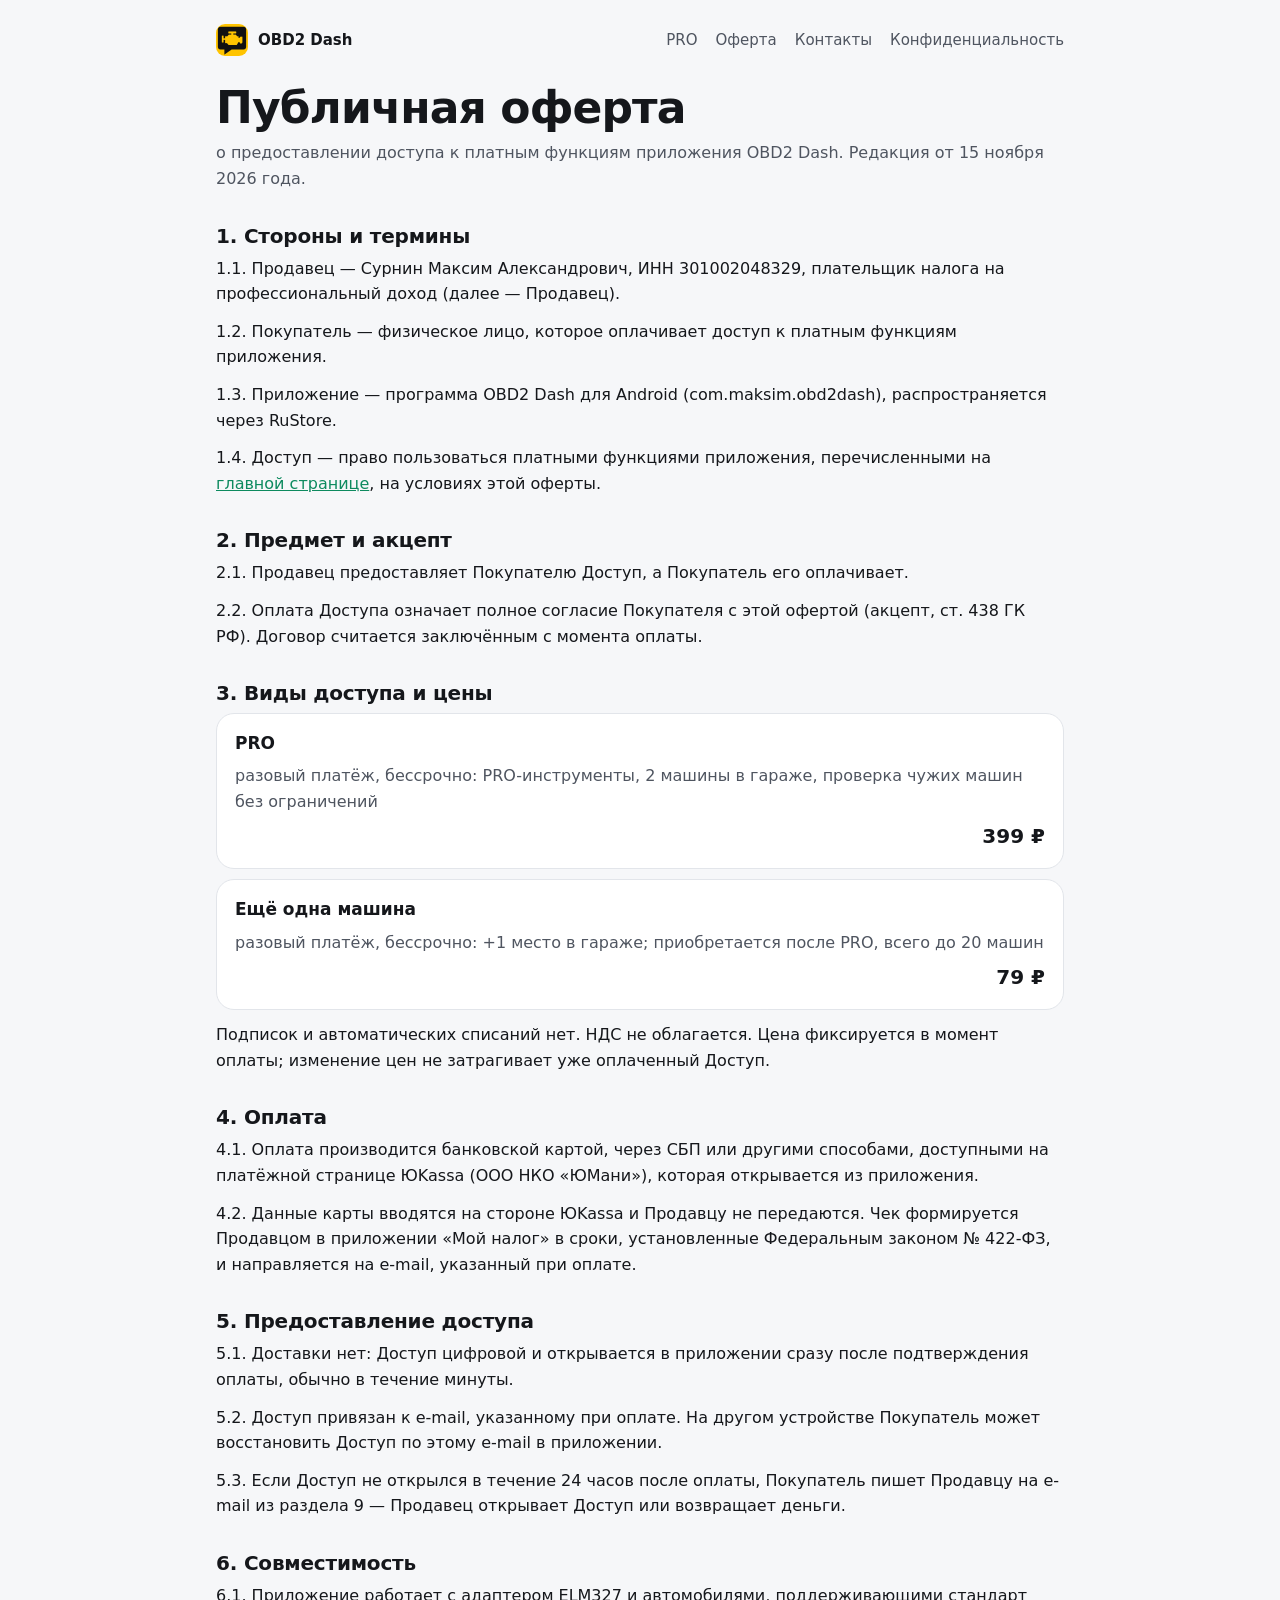
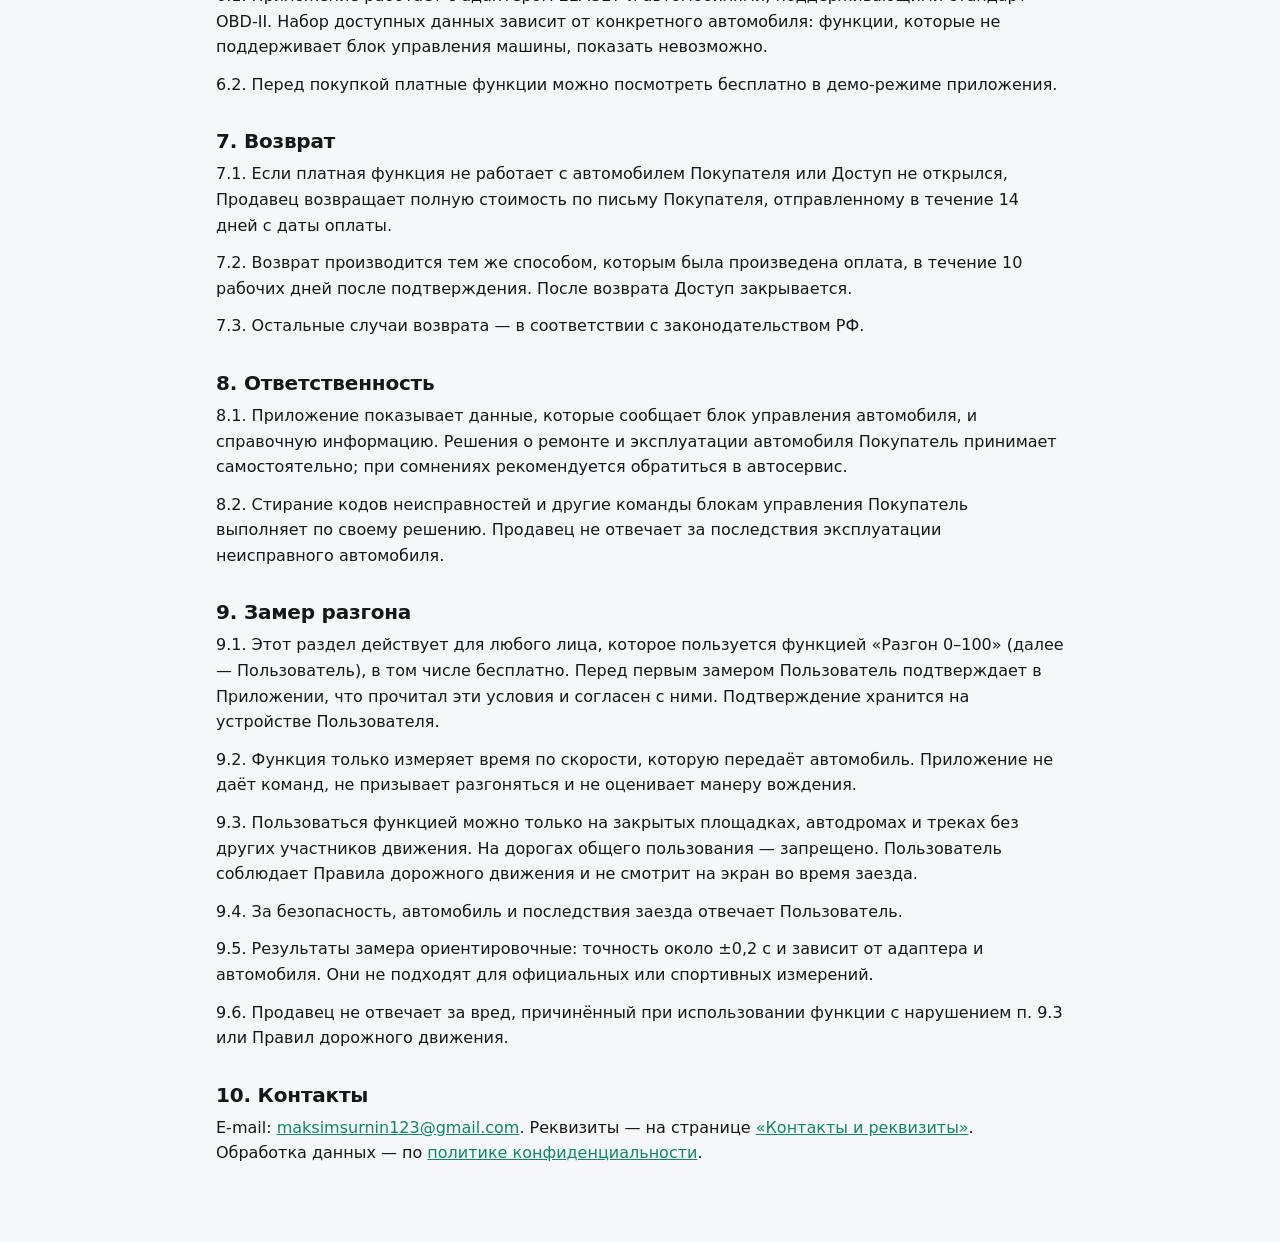
<file: oferta.html>
<!doctype html>
<html lang="ru">
<head>
<meta charset="utf-8">
<meta name="viewport" content="width=device-width, initial-scale=1">
<title>OBD2 Dash — публичная оферта</title>
<link rel="icon" href="img/icon.png">
<link rel="stylesheet" href="style.css">
</head>
<body>
<main class="legal">
<nav>
  <a class="brand" href="index.html"><img src="img/icon.png" alt="">OBD2 Dash</a>
  <a href="index.html#pro">PRO</a><a href="oferta.html">Оферта</a><a href="contacts.html">Контакты</a><a href="privacy.html">Конфиденциальность</a>
</nav>

<h1>Публичная оферта</h1>
<p class="muted">о предоставлении доступа к платным функциям приложения OBD2 Dash. Редакция от 15 ноября 2026 года.</p>

<h2>1. Стороны и термины</h2>
<p>1.1. Продавец — Сурнин Максим Александрович, ИНН 301002048329, плательщик налога на профессиональный доход (далее — Продавец).</p>
<p>1.2. Покупатель — физическое лицо, которое оплачивает доступ к платным функциям приложения.</p>
<p>1.3. Приложение — программа OBD2 Dash для Android (com.maksim.obd2dash), распространяется через RuStore.</p>
<p>1.4. Доступ — право пользоваться платными функциями приложения, перечисленными на <a href="index.html">главной странице</a>, на условиях этой оферты.</p>

<h2>2. Предмет и акцепт</h2>
<p>2.1. Продавец предоставляет Покупателю Доступ, а Покупатель его оплачивает.</p>
<p>2.2. Оплата Доступа означает полное согласие Покупателя с этой офертой (акцепт, ст. 438 ГК РФ). Договор считается заключённым с момента оплаты.</p>

<h2>3. Виды доступа и цены</h2>
<div class="price-list">
  <div class="card"><b>PRO</b><span class="muted">разовый платёж, бессрочно: PRO-инструменты, 2 машины в гараже, проверка чужих машин без ограничений</span><span class="sum">399 ₽</span></div>
  <div class="card"><b>Ещё одна машина</b><span class="muted">разовый платёж, бессрочно: +1 место в гараже; приобретается после PRO, всего до 20 машин</span><span class="sum">79 ₽</span></div>
</div>
<p>Подписок и автоматических списаний нет. НДС не облагается. Цена фиксируется в момент оплаты; изменение цен не затрагивает уже оплаченный Доступ.</p>

<h2>4. Оплата</h2>
<p>4.1. Оплата производится банковской картой, через СБП или другими способами, доступными на платёжной странице ЮKassa (ООО НКО «ЮМани»), которая открывается из приложения.</p>
<p>4.2. Данные карты вводятся на стороне ЮKassa и Продавцу не передаются. Чек формируется Продавцом в приложении «Мой налог» в сроки, установленные Федеральным законом № 422-ФЗ, и направляется на e-mail, указанный при оплате.</p>

<h2>5. Предоставление доступа</h2>
<p>5.1. Доставки нет: Доступ цифровой и открывается в приложении сразу после подтверждения оплаты, обычно в течение минуты.</p>
<p>5.2. Доступ привязан к e-mail, указанному при оплате. На другом устройстве Покупатель может восстановить Доступ по этому e-mail в приложении.</p>
<p>5.3. Если Доступ не открылся в течение 24 часов после оплаты, Покупатель пишет Продавцу на e-mail из раздела 9 — Продавец открывает Доступ или возвращает деньги.</p>

<h2>6. Совместимость</h2>
<p>6.1. Приложение работает с адаптером ELM327 и автомобилями, поддерживающими стандарт OBD-II. Набор доступных данных зависит от конкретного автомобиля: функции, которые не поддерживает блок управления машины, показать невозможно.</p>
<p>6.2. Перед покупкой платные функции можно посмотреть бесплатно в демо-режиме приложения.</p>

<h2>7. Возврат</h2>
<p>7.1. Если платная функция не работает с автомобилем Покупателя или Доступ не открылся, Продавец возвращает полную стоимость по письму Покупателя, отправленному в течение 14 дней с даты оплаты.</p>
<p>7.2. Возврат производится тем же способом, которым была произведена оплата, в течение 10 рабочих дней после подтверждения. После возврата Доступ закрывается.</p>
<p>7.3. Остальные случаи возврата — в соответствии с законодательством РФ.</p>

<h2>8. Ответственность</h2>
<p>8.1. Приложение показывает данные, которые сообщает блок управления автомобиля, и справочную информацию. Решения о ремонте и эксплуатации автомобиля Покупатель принимает самостоятельно; при сомнениях рекомендуется обратиться в автосервис.</p>
<p>8.2. Стирание кодов неисправностей и другие команды блокам управления Покупатель выполняет по своему решению. Продавец не отвечает за последствия эксплуатации неисправного автомобиля.</p>

<h2 id="razgon">9. Замер разгона</h2>
<p>9.1. Этот раздел действует для любого лица, которое пользуется функцией «Разгон 0–100» (далее — Пользователь), в том числе бесплатно. Перед первым замером Пользователь подтверждает в Приложении, что прочитал эти условия и согласен с ними. Подтверждение хранится на устройстве Пользователя.</p>
<p>9.2. Функция только измеряет время по скорости, которую передаёт автомобиль. Приложение не даёт команд, не призывает разгоняться и не оценивает манеру вождения.</p>
<p>9.3. Пользоваться функцией можно только на закрытых площадках, автодромах и треках без других участников движения. На дорогах общего пользования — запрещено. Пользователь соблюдает Правила дорожного движения и не смотрит на экран во время заезда.</p>
<p>9.4. За безопасность, автомобиль и последствия заезда отвечает Пользователь.</p>
<p>9.5. Результаты замера ориентировочные: точность около ±0,2 с и зависит от адаптера и автомобиля. Они не подходят для официальных или спортивных измерений.</p>
<p>9.6. Продавец не отвечает за вред, причинённый при использовании функции с нарушением п. 9.3 или Правил дорожного движения.</p>

<h2>10. Контакты</h2>
<p>E-mail: <a href="mailto:maksimsurnin123@gmail.com">maksimsurnin123@gmail.com</a>. Реквизиты — на странице <a href="contacts.html">«Контакты и реквизиты»</a>. Обработка данных — по <a href="privacy.html">политике конфиденциальности</a>.</p>
</main>
</body>
</html>
</file>
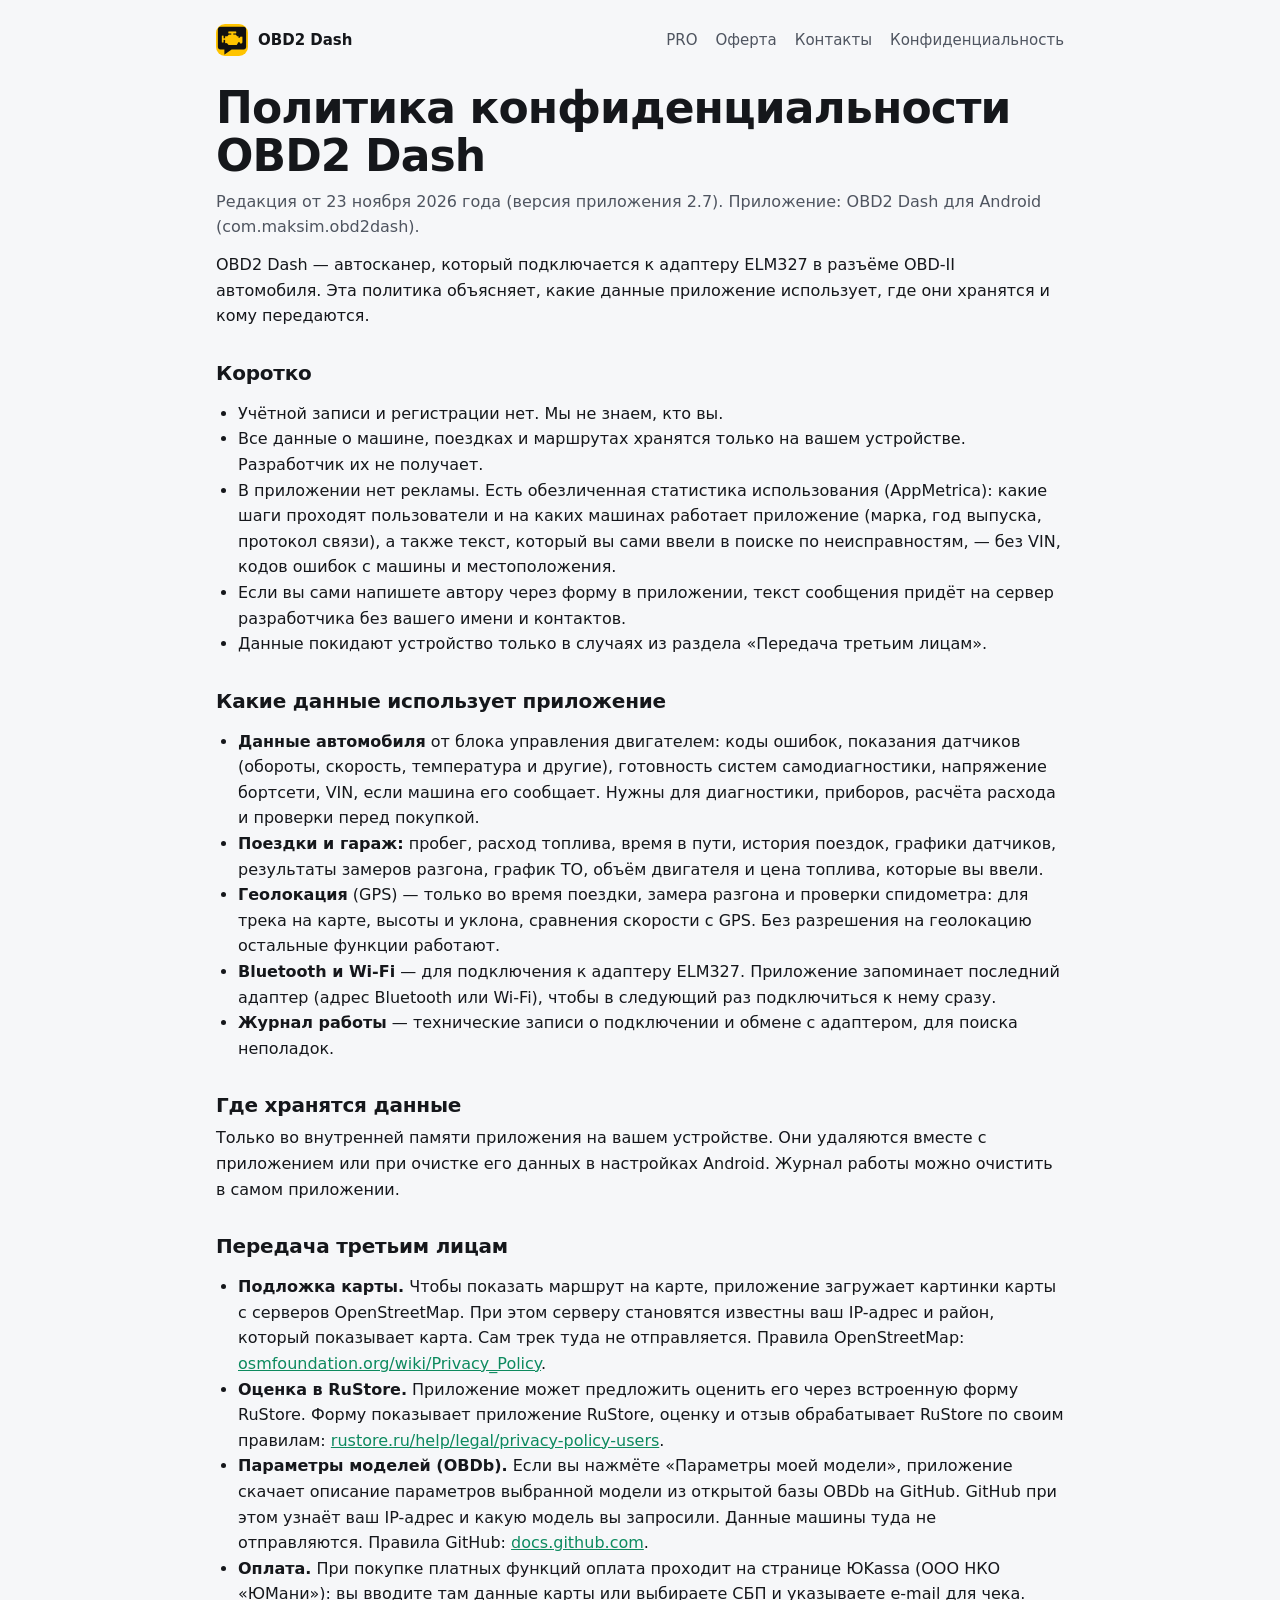
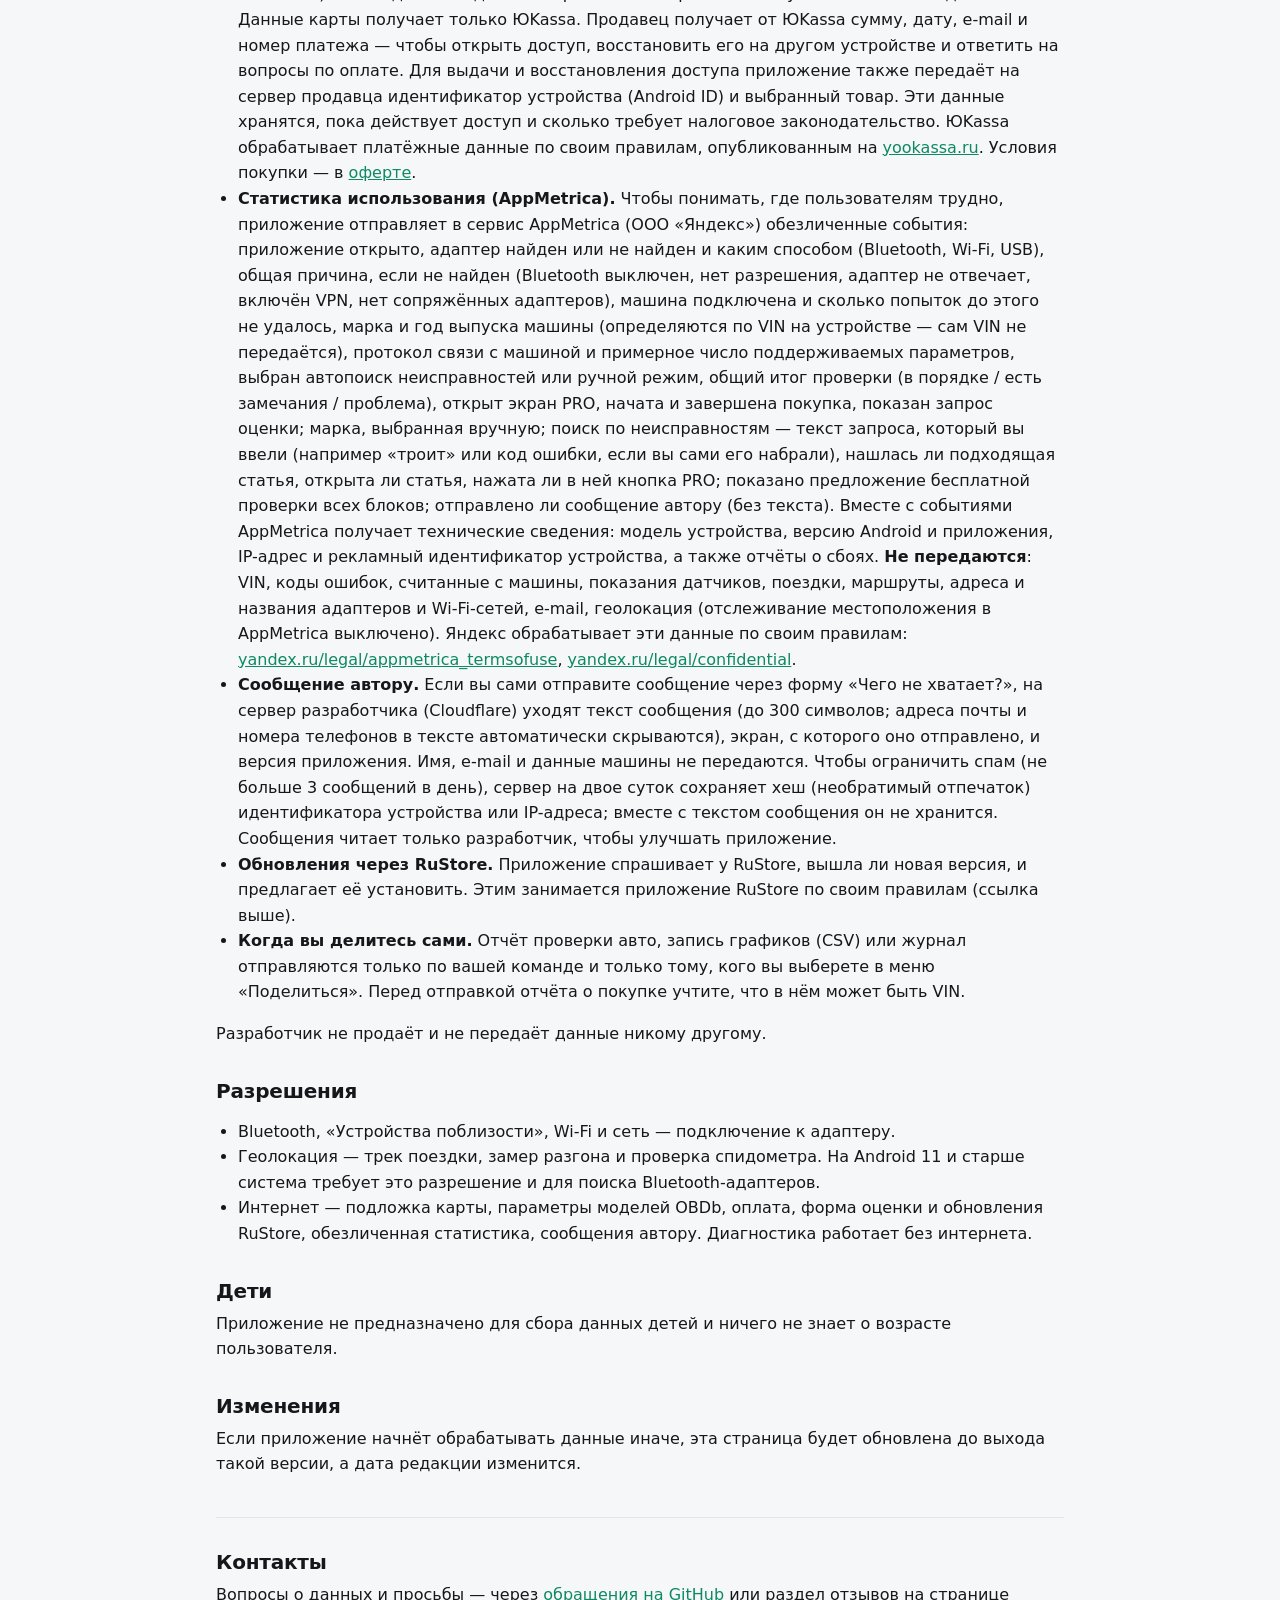
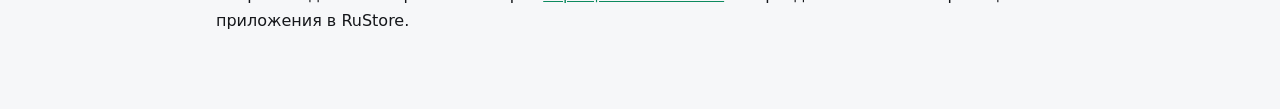
<file: privacy.html>
<!doctype html>
<html lang="ru">
<head>
<meta charset="utf-8">
<meta name="viewport" content="width=device-width, initial-scale=1">
<title>OBD2 Dash — политика конфиденциальности</title>
<link rel="icon" href="img/icon.png">
<link rel="stylesheet" href="style.css">
</head>
<body>
<main class="legal">
<nav>
  <a class="brand" href="index.html"><img src="img/icon.png" alt="">OBD2 Dash</a>
  <a href="index.html#pro">PRO</a><a href="oferta.html">Оферта</a><a href="contacts.html">Контакты</a><a href="privacy.html">Конфиденциальность</a>
</nav>
<h1>Политика конфиденциальности OBD2 Dash</h1>
<p class="muted">Редакция от 23 ноября 2026 года (версия приложения 2.7). Приложение: OBD2 Dash для Android (com.maksim.obd2dash).</p>

<p>OBD2 Dash — автосканер, который подключается к адаптеру ELM327 в разъёме OBD-II автомобиля. Эта политика объясняет, какие данные приложение использует, где они хранятся и кому передаются.</p>

<h2>Коротко</h2>
<ul>
  <li>Учётной записи и регистрации нет. Мы не знаем, кто вы.</li>
  <li>Все данные о машине, поездках и маршрутах хранятся только на вашем устройстве. Разработчик их не получает.</li>
  <li>В приложении нет рекламы. Есть обезличенная статистика использования (AppMetrica): какие шаги проходят пользователи и на каких машинах работает приложение (марка, год выпуска, протокол связи), а также текст, который вы сами ввели в поиске по неисправностям, — без VIN, кодов ошибок с машины и местоположения.</li>
  <li>Если вы сами напишете автору через форму в приложении, текст сообщения придёт на сервер разработчика без вашего имени и контактов.</li>
  <li>Данные покидают устройство только в случаях из раздела «Передача третьим лицам».</li>
</ul>

<h2>Какие данные использует приложение</h2>
<ul>
  <li><b>Данные автомобиля</b> от блока управления двигателем: коды ошибок, показания датчиков (обороты, скорость, температура и другие), готовность систем самодиагностики, напряжение бортсети, VIN, если машина его сообщает. Нужны для диагностики, приборов, расчёта расхода и проверки перед покупкой.</li>
  <li><b>Поездки и гараж:</b> пробег, расход топлива, время в пути, история поездок, графики датчиков, результаты замеров разгона, график ТО, объём двигателя и цена топлива, которые вы ввели.</li>
  <li><b>Геолокация</b> (GPS) — только во время поездки, замера разгона и проверки спидометра: для трека на карте, высоты и уклона, сравнения скорости с GPS. Без разрешения на геолокацию остальные функции работают.</li>
  <li><b>Bluetooth и Wi-Fi</b> — для подключения к адаптеру ELM327. Приложение запоминает последний адаптер (адрес Bluetooth или Wi-Fi), чтобы в следующий раз подключиться к нему сразу.</li>
  <li><b>Журнал работы</b> — технические записи о подключении и обмене с адаптером, для поиска неполадок.</li>
</ul>

<h2>Где хранятся данные</h2>
<p>Только во внутренней памяти приложения на вашем устройстве. Они удаляются вместе с приложением или при очистке его данных в настройках Android. Журнал работы можно очистить в самом приложении.</p>

<h2>Передача третьим лицам</h2>
<ul>
  <li><b>Подложка карты.</b> Чтобы показать маршрут на карте, приложение загружает картинки карты с серверов OpenStreetMap. При этом серверу становятся известны ваш IP-адрес и район, который показывает карта. Сам трек туда не отправляется. Правила OpenStreetMap: <a href="https://osmfoundation.org/wiki/Privacy_Policy">osmfoundation.org/wiki/Privacy_Policy</a>.</li>
  <li><b>Оценка в RuStore.</b> Приложение может предложить оценить его через встроенную форму RuStore. Форму показывает приложение RuStore, оценку и отзыв обрабатывает RuStore по своим правилам: <a href="https://www.rustore.ru/help/legal/privacy-policy-users">rustore.ru/help/legal/privacy-policy-users</a>.</li>
  <li><b>Параметры моделей (OBDb).</b> Если вы нажмёте «Параметры моей модели», приложение скачает описание параметров выбранной модели из открытой базы OBDb на GitHub. GitHub при этом узнаёт ваш IP-адрес и какую модель вы запросили. Данные машины туда не отправляются. Правила GitHub: <a href="https://docs.github.com/site-policy/privacy-policies/github-general-privacy-statement">docs.github.com</a>.</li>
  <li><b>Оплата.</b> При покупке платных функций оплата проходит на странице ЮKassa (ООО НКО «ЮМани»): вы вводите там данные карты или выбираете СБП и указываете e-mail для чека. Данные карты получает только ЮKassa. Продавец получает от ЮKassa сумму, дату, e-mail и номер платежа — чтобы открыть доступ, восстановить его на другом устройстве и ответить на вопросы по оплате. Для выдачи и восстановления доступа приложение также передаёт на сервер продавца идентификатор устройства (Android ID) и выбранный товар. Эти данные хранятся, пока действует доступ и сколько требует налоговое законодательство. ЮKassa обрабатывает платёжные данные по своим правилам, опубликованным на <a href="https://yookassa.ru/">yookassa.ru</a>. Условия покупки — в <a href="oferta.html">оферте</a>.</li>
  <li><b>Статистика использования (AppMetrica).</b> Чтобы понимать, где пользователям трудно, приложение отправляет в сервис AppMetrica (ООО «Яндекс») обезличенные события: приложение открыто, адаптер найден или не найден и каким способом (Bluetooth, Wi-Fi, USB), общая причина, если не найден (Bluetooth выключен, нет разрешения, адаптер не отвечает, включён VPN, нет сопряжённых адаптеров), машина подключена и сколько попыток до этого не удалось, марка и год выпуска машины (определяются по VIN на устройстве — сам VIN не передаётся), протокол связи с машиной и примерное число поддерживаемых параметров, выбран автопоиск неисправностей или ручной режим, общий итог проверки (в порядке / есть замечания / проблема), открыт экран PRO, начата и завершена покупка, показан запрос оценки; марка, выбранная вручную; поиск по неисправностям — текст запроса, который вы ввели (например «троит» или код ошибки, если вы сами его набрали), нашлась ли подходящая статья, открыта ли статья, нажата ли в ней кнопка PRO; показано предложение бесплатной проверки всех блоков; отправлено ли сообщение автору (без текста). Вместе с событиями AppMetrica получает технические сведения: модель устройства, версию Android и приложения, IP-адрес и рекламный идентификатор устройства, а также отчёты о сбоях. <b>Не передаются</b>: VIN, коды ошибок, считанные с машины, показания датчиков, поездки, маршруты, адреса и названия адаптеров и Wi-Fi-сетей, e-mail, геолокация (отслеживание местоположения в AppMetrica выключено). Яндекс обрабатывает эти данные по своим правилам: <a href="https://yandex.ru/legal/appmetrica_termsofuse/">yandex.ru/legal/appmetrica_termsofuse</a>, <a href="https://yandex.ru/legal/confidential/">yandex.ru/legal/confidential</a>.</li>
  <li><b>Сообщение автору.</b> Если вы сами отправите сообщение через форму «Чего не хватает?», на сервер разработчика (Cloudflare) уходят текст сообщения (до 300 символов; адреса почты и номера телефонов в тексте автоматически скрываются), экран, с которого оно отправлено, и версия приложения. Имя, e-mail и данные машины не передаются. Чтобы ограничить спам (не больше 3 сообщений в день), сервер на двое суток сохраняет хеш (необратимый отпечаток) идентификатора устройства или IP-адреса; вместе с текстом сообщения он не хранится. Сообщения читает только разработчик, чтобы улучшать приложение.</li>
  <li><b>Обновления через RuStore.</b> Приложение спрашивает у RuStore, вышла ли новая версия, и предлагает её установить. Этим занимается приложение RuStore по своим правилам (ссылка выше).</li>
  <li><b>Когда вы делитесь сами.</b> Отчёт проверки авто, запись графиков (CSV) или журнал отправляются только по вашей команде и только тому, кого вы выберете в меню «Поделиться». Перед отправкой отчёта о покупке учтите, что в нём может быть VIN.</li>
</ul>
<p>Разработчик не продаёт и не передаёт данные никому другому.</p>

<h2>Разрешения</h2>
<ul>
  <li>Bluetooth, «Устройства поблизости», Wi-Fi и сеть — подключение к адаптеру.</li>
  <li>Геолокация — трек поездки, замер разгона и проверка спидометра. На Android 11 и старше система требует это разрешение и для поиска Bluetooth-адаптеров.</li>
  <li>Интернет — подложка карты, параметры моделей OBDb, оплата, форма оценки и обновления RuStore, обезличенная статистика, сообщения автору. Диагностика работает без интернета.</li>
</ul>

<h2>Дети</h2>
<p>Приложение не предназначено для сбора данных детей и ничего не знает о возрасте пользователя.</p>

<h2>Изменения</h2>
<p>Если приложение начнёт обрабатывать данные иначе, эта страница будет обновлена до выхода такой версии, а дата редакции изменится.</p>

<hr>
<h2>Контакты</h2>
<p>Вопросы о данных и просьбы — через <a href="https://github.com/redwil1/obd2dash-site/issues">обращения на GitHub</a> или раздел отзывов на странице приложения в RuStore.</p>
</main>
</body>
</html>
</file>
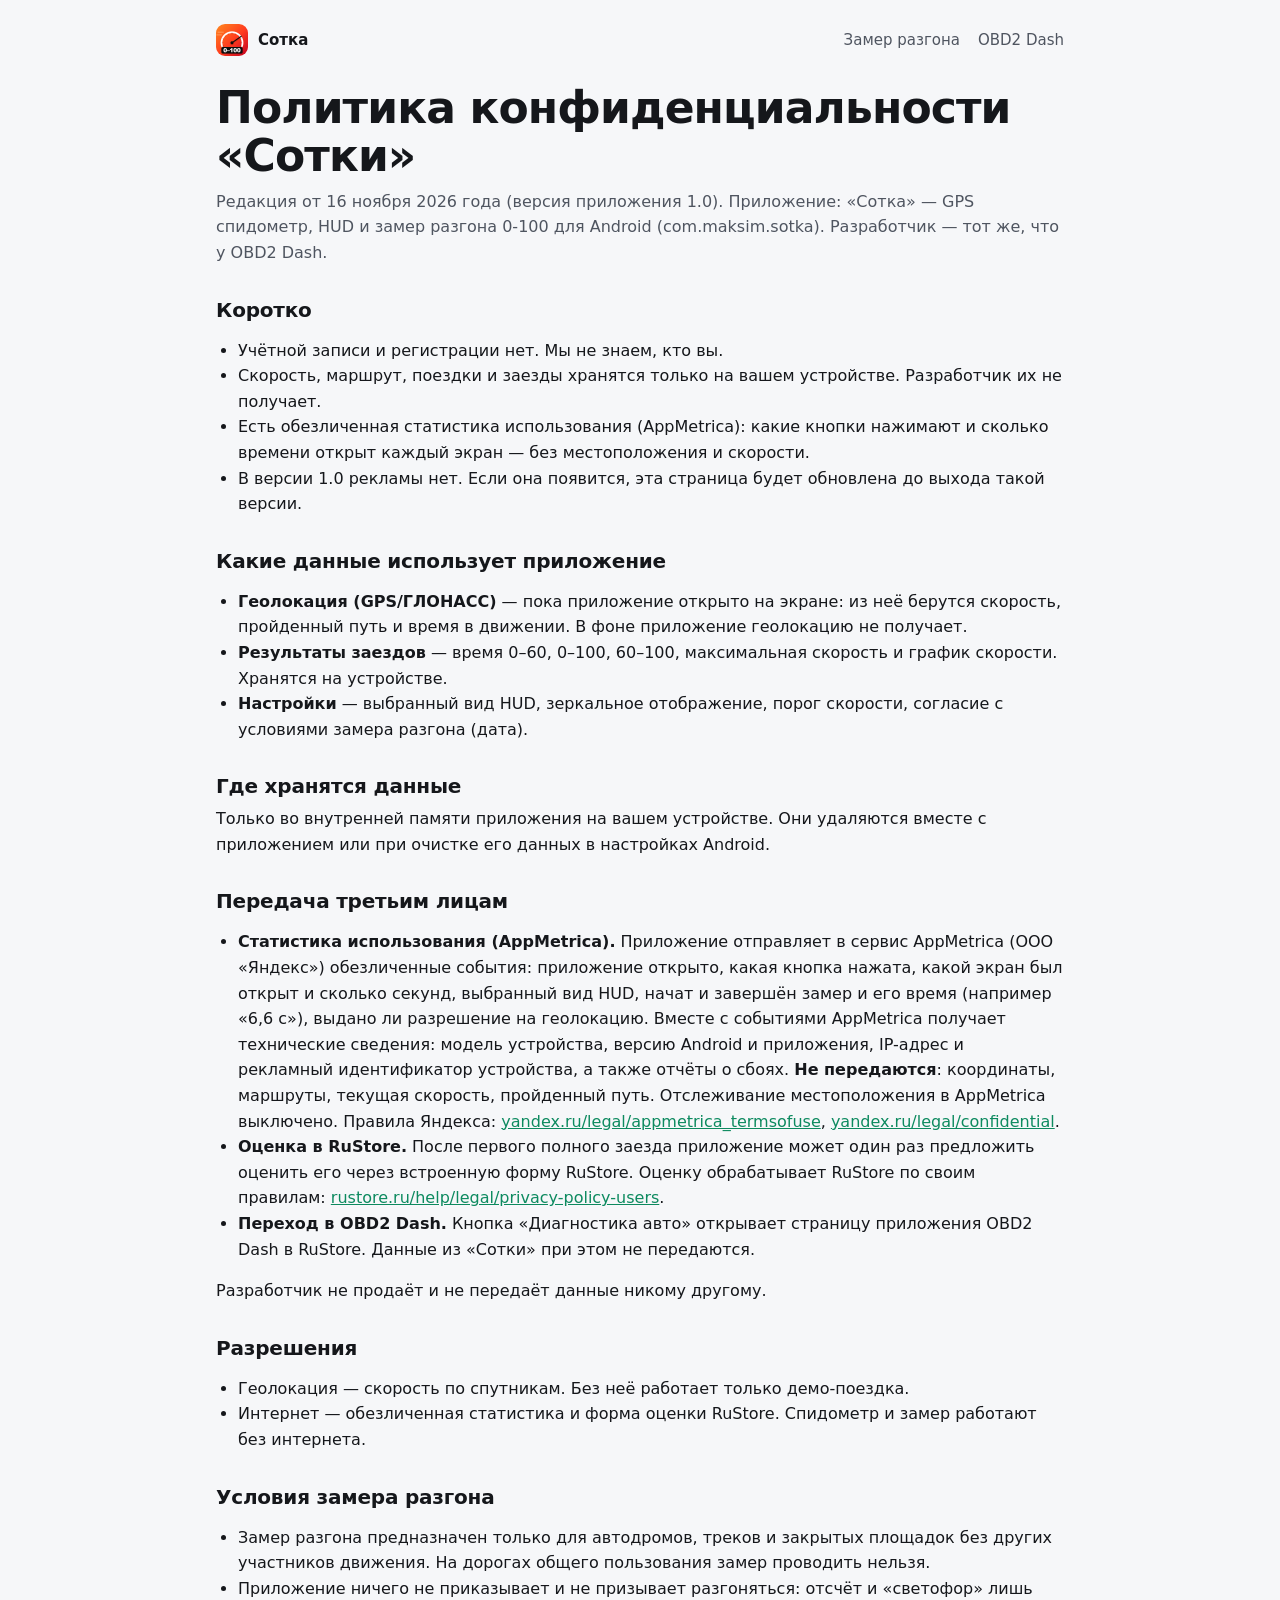
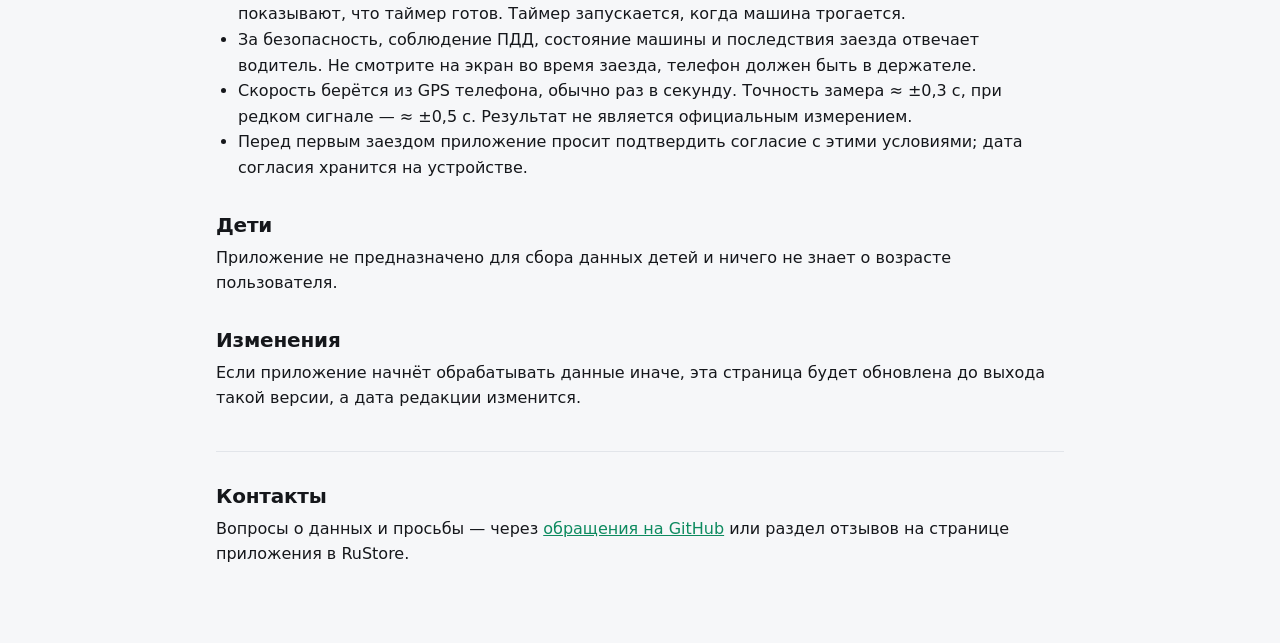
<file: sotka-privacy.html>
<!doctype html>
<html lang="ru">
<head>
<meta charset="utf-8">
<meta name="viewport" content="width=device-width, initial-scale=1">
<title>Сотка — политика конфиденциальности</title>
<link rel="icon" href="img/sotka-icon.png">
<link rel="stylesheet" href="style.css">
</head>
<body>
<main class="legal">
<nav>
  <a class="brand" href="sotka-privacy.html"><img src="img/sotka-icon.png" alt="">Сотка</a>
  <a href="#razgon">Замер разгона</a><a href="index.html">OBD2 Dash</a>
</nav>
<h1>Политика конфиденциальности «Сотки»</h1>
<p class="muted">Редакция от 16 ноября 2026 года (версия приложения 1.0). Приложение: «Сотка» — GPS спидометр, HUD и замер разгона 0-100 для Android (com.maksim.sotka). Разработчик — тот же, что у OBD2 Dash.</p>

<h2>Коротко</h2>
<ul>
  <li>Учётной записи и регистрации нет. Мы не знаем, кто вы.</li>
  <li>Скорость, маршрут, поездки и заезды хранятся только на вашем устройстве. Разработчик их не получает.</li>
  <li>Есть обезличенная статистика использования (AppMetrica): какие кнопки нажимают и сколько времени открыт каждый экран — без местоположения и скорости.</li>
  <li>В версии 1.0 рекламы нет. Если она появится, эта страница будет обновлена до выхода такой версии.</li>
</ul>

<h2>Какие данные использует приложение</h2>
<ul>
  <li><b>Геолокация (GPS/ГЛОНАСС)</b> — пока приложение открыто на экране: из неё берутся скорость, пройденный путь и время в движении. В фоне приложение геолокацию не получает.</li>
  <li><b>Результаты заездов</b> — время 0–60, 0–100, 60–100, максимальная скорость и график скорости. Хранятся на устройстве.</li>
  <li><b>Настройки</b> — выбранный вид HUD, зеркальное отображение, порог скорости, согласие с условиями замера разгона (дата).</li>
</ul>

<h2>Где хранятся данные</h2>
<p>Только во внутренней памяти приложения на вашем устройстве. Они удаляются вместе с приложением или при очистке его данных в настройках Android.</p>

<h2>Передача третьим лицам</h2>
<ul>
  <li><b>Статистика использования (AppMetrica).</b> Приложение отправляет в сервис AppMetrica (ООО «Яндекс») обезличенные события: приложение открыто, какая кнопка нажата, какой экран был открыт и сколько секунд, выбранный вид HUD, начат и завершён замер и его время (например «6,6 с»), выдано ли разрешение на геолокацию. Вместе с событиями AppMetrica получает технические сведения: модель устройства, версию Android и приложения, IP-адрес и рекламный идентификатор устройства, а также отчёты о сбоях. <b>Не передаются</b>: координаты, маршруты, текущая скорость, пройденный путь. Отслеживание местоположения в AppMetrica выключено. Правила Яндекса: <a href="https://yandex.ru/legal/appmetrica_termsofuse/">yandex.ru/legal/appmetrica_termsofuse</a>, <a href="https://yandex.ru/legal/confidential/">yandex.ru/legal/confidential</a>.</li>
  <li><b>Оценка в RuStore.</b> После первого полного заезда приложение может один раз предложить оценить его через встроенную форму RuStore. Оценку обрабатывает RuStore по своим правилам: <a href="https://www.rustore.ru/help/legal/privacy-policy-users">rustore.ru/help/legal/privacy-policy-users</a>.</li>
  <li><b>Переход в OBD2 Dash.</b> Кнопка «Диагностика авто» открывает страницу приложения OBD2 Dash в RuStore. Данные из «Сотки» при этом не передаются.</li>
</ul>
<p>Разработчик не продаёт и не передаёт данные никому другому.</p>

<h2>Разрешения</h2>
<ul>
  <li>Геолокация — скорость по спутникам. Без неё работает только демо-поездка.</li>
  <li>Интернет — обезличенная статистика и форма оценки RuStore. Спидометр и замер работают без интернета.</li>
</ul>

<h2 id="razgon">Условия замера разгона</h2>
<ul>
  <li>Замер разгона предназначен только для автодромов, треков и закрытых площадок без других участников движения. На дорогах общего пользования замер проводить нельзя.</li>
  <li>Приложение ничего не приказывает и не призывает разгоняться: отсчёт и «светофор» лишь показывают, что таймер готов. Таймер запускается, когда машина трогается.</li>
  <li>За безопасность, соблюдение ПДД, состояние машины и последствия заезда отвечает водитель. Не смотрите на экран во время заезда, телефон должен быть в держателе.</li>
  <li>Скорость берётся из GPS телефона, обычно раз в секунду. Точность замера ≈ ±0,3 с, при редком сигнале — ≈ ±0,5 с. Результат не является официальным измерением.</li>
  <li>Перед первым заездом приложение просит подтвердить согласие с этими условиями; дата согласия хранится на устройстве.</li>
</ul>

<h2>Дети</h2>
<p>Приложение не предназначено для сбора данных детей и ничего не знает о возрасте пользователя.</p>

<h2>Изменения</h2>
<p>Если приложение начнёт обрабатывать данные иначе, эта страница будет обновлена до выхода такой версии, а дата редакции изменится.</p>

<hr>
<h2>Контакты</h2>
<p>Вопросы о данных и просьбы — через <a href="https://github.com/redwil1/obd2dash-site/issues">обращения на GitHub</a> или раздел отзывов на странице приложения в RuStore.</p>
</main>
</body>
</html>
</file>
<file: style.css>
/* Same palette as the app: dark first, brand yellow (icon, main button, PRO), green for what's free. */
:root {
  --bg: #0b0c0e; --surface: #15171b; --surface-2: #1c1f24; --ink: #f4f5f7; --muted: #a9aeb6; --dim: #7c828c;
  --line: #2a2e35; --ok: #3ee6a8; --ok-soft: rgba(62, 230, 168, .12); --pro: #ffc72c; --pro-soft: rgba(255, 199, 44, .12);
  --brand: #ffc72c; --brand-ink: #15120a;
  --radius: 18px;
}
@media (prefers-color-scheme: light) {
  :root:not([data-theme="dark"]) {
    --bg: #f6f7f9; --surface: #ffffff; --surface-2: #f0f2f5; --ink: #15171b; --muted: #4f5560; --dim: #737a85;
    --line: #e2e5ea; --ok: #0d8a5f; --ok-soft: rgba(13, 138, 95, .10); --pro: #8a6200; --pro-soft: rgba(255, 199, 44, .18);
  }
}
* { box-sizing: border-box; }
html { -webkit-text-size-adjust: 100%; }
body { margin: 0; background: var(--bg); color: var(--ink); font: 16px/1.6 Inter, system-ui, -apple-system, "Segoe UI", Roboto, sans-serif; }
main { max-width: 880px; margin: 0 auto; padding: 24px 16px 64px; }
h1 { font-size: clamp(30px, 6vw, 44px); line-height: 1.1; letter-spacing: -.02em; margin: 0 0 8px; }
h2 { font-size: clamp(22px, 4vw, 28px); line-height: 1.2; letter-spacing: -.01em; margin: 48px 0 14px; }
h3 { margin: 0; }
p { margin: 0 0 12px; }
.muted { color: var(--muted); }
.dim { color: var(--dim); font-size: 14px; }
a { color: var(--ok); }
hr { border: 0; border-top: 1px solid var(--line); margin: 40px 0 24px; }
ul { padding-left: 22px; }

/* top bar */
nav { display: flex; flex-wrap: wrap; align-items: center; gap: 6px 18px; margin: 0 0 28px; font-size: 15px; }
nav a { color: var(--muted); text-decoration: none; }
nav a:hover { color: var(--ink); }
nav .brand { display: flex; align-items: center; gap: 10px; color: var(--ink); font-weight: 700; margin-right: auto; }
nav .brand img { width: 32px; height: 32px; border-radius: 9px; }

/* hero */
.hero .icon { width: 88px; height: 88px; border-radius: 22px; box-shadow: 0 10px 40px rgba(255, 199, 44, .25); }
.lead { font-size: clamp(17px, 2.6vw, 20px); color: var(--muted); max-width: 640px; }
.btn { display: inline-flex; align-items: center; justify-content: center; gap: 8px; min-height: 52px; padding: 0 24px; border-radius: 14px; font-weight: 700; text-decoration: none; font-size: 16px; }
.btn-ok { background: var(--brand); color: var(--brand-ink); }
.btn-ok:hover { filter: brightness(1.06); }
.btn-ghost { border: 1px solid var(--line); color: var(--ink); }
.btns { display: flex; flex-wrap: wrap; gap: 10px; margin-top: 18px; }

/* screenshots */
.shots { display: grid; grid-template-columns: repeat(4, 1fr); gap: 10px; margin-top: 28px; }
.shots img { width: 100%; height: auto; border-radius: 14px; border: 1px solid var(--line); display: block; }
@media (max-width: 640px) { .shots { grid-template-columns: repeat(2, 1fr); } }

/* cards */
.card { background: var(--surface); border: 1px solid var(--line); border-radius: var(--radius); padding: 20px; }
.check { list-style: none; padding: 0; margin: 0; display: grid; gap: 10px; }
.check li { position: relative; padding-left: 30px; }
.check li::before { content: ""; position: absolute; left: 0; top: 4px; width: 18px; height: 18px; border-radius: 6px; background: var(--ok-soft); }
.check li::after { content: ""; position: absolute; left: 6px; top: 7px; width: 5px; height: 9px; border: solid var(--ok); border-width: 0 2px 2px 0; transform: rotate(45deg); }
.check.pro li::before { background: var(--pro-soft); }
.check.pro li::after { border-color: var(--pro); }
.check li.key { font-weight: 600; }
.check li.soon { color: var(--dim); }
.check li.soon::after { border-color: var(--dim); }

/* the one paid thing */
.pro-card { background: linear-gradient(160deg, var(--pro-soft), transparent 60%), var(--surface); border: 1.5px solid var(--pro); border-radius: 22px; padding: 24px; }
.pro-head { display: flex; flex-wrap: wrap; align-items: center; gap: 14px; margin-bottom: 18px; }
.badge { display: inline-flex; align-items: center; justify-content: center; width: 56px; height: 56px; border-radius: 16px; background: var(--pro-soft); color: var(--pro); font-weight: 800; font-size: 15px; letter-spacing: .04em; }
.pro-title { font-size: 26px; font-weight: 800; color: var(--pro); line-height: 1.1; }
.price { font-size: 40px; font-weight: 800; letter-spacing: -.02em; line-height: 1; }
.pro-price { margin-left: auto; text-align: right; }
@media (max-width: 520px) { .pro-price { margin-left: 0; text-align: left; width: 100%; } }
.addon { display: flex; flex-wrap: wrap; align-items: center; gap: 14px; margin-top: 12px; }
.addon .plus { width: 48px; height: 48px; border-radius: 14px; background: var(--ok-soft); color: var(--ok); display: grid; place-items: center; font-size: 28px; font-weight: 600; flex: none; }
.addon .what { flex: 1; min-width: 200px; }
.addon .price { font-size: 30px; }

/* comparison */
table.cmp { border-collapse: separate; border-spacing: 0; width: 100%; background: var(--surface); border: 1px solid var(--line); border-radius: var(--radius); overflow: hidden; }
table.cmp th, table.cmp td { padding: 14px 12px; text-align: center; border-top: 1px solid var(--line); font-size: 15px; }
table.cmp tr:first-child th { border-top: 0; font-size: 17px; }
table.cmp th:first-child, table.cmp td:first-child { text-align: left; color: var(--muted); }
table.cmp .free { color: var(--ok); }
table.cmp .pro { color: var(--pro); font-weight: 600; }
table.cmp .no { color: var(--dim); }
@media (max-width: 520px) { table.cmp th, table.cmp td { padding: 12px 8px; font-size: 14px; } }

/* steps */
.steps { counter-reset: s; display: grid; gap: 12px; grid-template-columns: repeat(auto-fit, minmax(min(190px, 100%), 1fr)); list-style: none; padding: 0; margin: 0; }
.steps li { counter-increment: s; background: var(--surface); border: 1px solid var(--line); border-radius: var(--radius); padding: 18px; color: var(--muted); }
.steps li::before { content: counter(s); display: grid; place-items: center; width: 34px; height: 34px; border-radius: 10px; background: var(--ok-soft); color: var(--ok); font-weight: 800; margin-bottom: 10px; }
.steps b { display: block; margin-bottom: 4px; color: var(--ink); }

/* faq */
details { background: var(--surface); border: 1px solid var(--line); border-radius: 14px; padding: 0 18px; margin-bottom: 8px; }
summary { cursor: pointer; padding: 16px 0; font-weight: 600; list-style: none; display: flex; justify-content: space-between; gap: 12px; }
summary::-webkit-details-marker { display: none; }
summary::after { content: "+"; color: var(--muted); font-weight: 400; font-size: 20px; line-height: 1; }
details[open] summary::after { content: "–"; }
details p { color: var(--muted); padding-bottom: 14px; margin: 0; }

/* legal pages */
.legal h2 { font-size: 20px; margin: 32px 0 8px; }
.price-list { display: grid; gap: 10px; margin: 8px 0 12px; }
.price-list .card { display: flex; flex-wrap: wrap; gap: 6px 14px; align-items: baseline; padding: 16px 18px; }
.price-list .card b { font-size: 17px; }
.price-list .card .sum { margin-left: auto; font-weight: 800; font-size: 20px; }
table:not(.cmp) { border-collapse: collapse; width: 100%; }
table:not(.cmp) td { border-top: 1px solid var(--line); padding: 10px 8px 10px 0; vertical-align: top; }
table:not(.cmp) td:first-child { color: var(--muted); width: 38%; }
footer { color: var(--dim); font-size: 14px; }
footer p { margin: 0 0 6px; }
</file>
